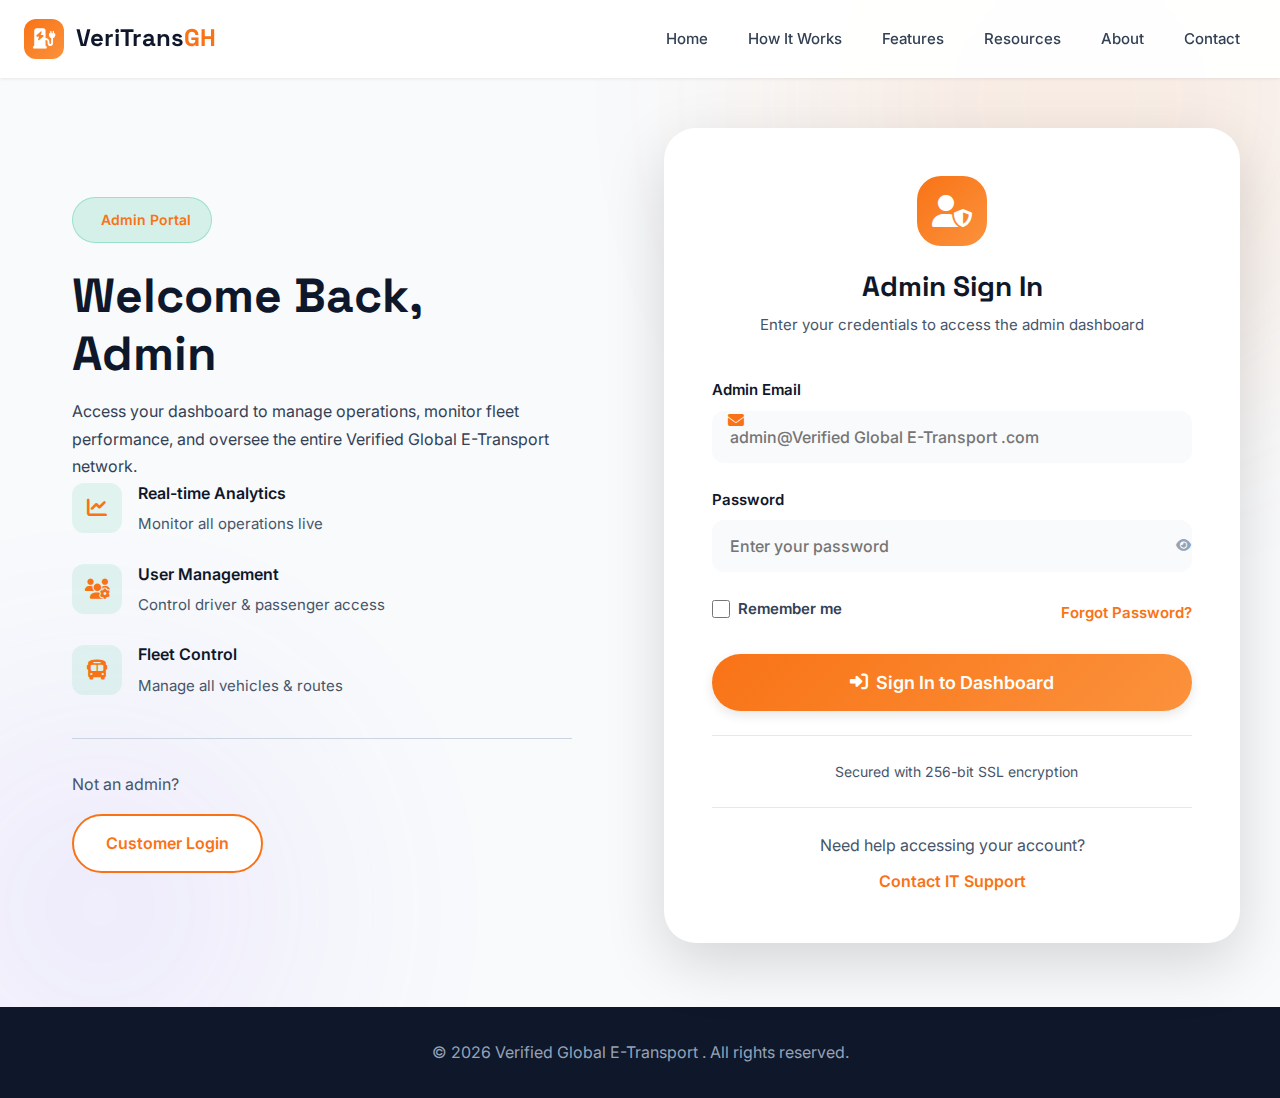
<file: admin-login.html>
<!DOCTYPE html>
<html lang="en">
<head>
    <meta charset="UTF-8">
    <meta name="viewport" content="width=device-width, initial-scale=1.0">
    <meta name="description" content="Verified Global E-Transport  Admin Portal - Secure login for system administrators">
    <title>Admin Login - Verified Global E-Transport </title>

    <!-- Fonts -->
    <link rel="preconnect" href="https://fonts.googleapis.com">
    <link rel="preconnect" href="https://fonts.gstatic.com" crossorigin>
    <link href="https://fonts.googleapis.com/css2?family=Inter:wght@300;400;500;600;700;800&family=Space+Grotesk:wght@400;500;600;700&display=swap" rel="stylesheet">

    <!-- Font Awesome -->
    <link rel="stylesheet" href="https://cdnjs.cloudflare.com/ajax/libs/font-awesome/6.5.1/css/all.min.css">

    <!-- Custom CSS -->
    <link rel="stylesheet" href="styles.css">
    <link rel="stylesheet" href="auth.css">
</head>
<body class="auth-page">

    <!-- Navigation -->
    <nav class="navbar" id="navbar">
        <div class="container">
            <div class="nav-wrapper">
                <a href="index.html" class="logo">
                    <div class="logo-icon">
                        <i class="fas fa-charging-station"></i>
                    </div>
                    <span class="logo-text">VeriTrans<span class="logo-accent">GH</span></span>
                </a>

                <div class="nav-menu" id="navMenu">
                    <a href="index.html" class="nav-link">Home</a>
                    <a href="index.html#how-it-works" class="nav-link">How It Works</a>
                    <a href="index.html#features" class="nav-link">Features</a>
                    <a href="resources.html" class="nav-link">Resources</a>
                    <a href="about.html" class="nav-link">About</a>
                    <a href="index.html#contact" class="nav-link">Contact</a>
                </div>

                <button class="mobile-toggle" id="mobileToggle" aria-label="Toggle menu">
                    <span></span>
                    <span></span>
                    <span></span>
                </button>
            </div>
        </div>
    </nav>

    <!-- Login Section -->
    <section class="auth-section">
        <div class="auth-background">
            <div class="auth-shape auth-shape-1"></div>
            <div class="auth-shape auth-shape-2"></div>
        </div>

        <div class="container">
            <div class="auth-container">
                <!-- Left Side - Info -->
                <div class="auth-info" data-aos="fade-right">
                    <div class="auth-info-content">
                        <div class="auth-badge">
                            <i class="fas fa-shield-check"></i>
                            <span>Admin Portal</span>
                        </div>
                        <h1>Welcome Back, Admin</h1>
                        <p>Access your dashboard to manage operations, monitor fleet performance, and oversee the entire Verified Global E-Transport  network.</p>

                        <div class="auth-features">
                            <div class="auth-feature">
                                <i class="fas fa-chart-line"></i>
                                <div>
                                    <strong>Real-time Analytics</strong>
                                    <span>Monitor all operations live</span>
                                </div>
                            </div>
                            <div class="auth-feature">
                                <i class="fas fa-users-cog"></i>
                                <div>
                                    <strong>User Management</strong>
                                    <span>Control driver & passenger access</span>
                                </div>
                            </div>
                            <div class="auth-feature">
                                <i class="fas fa-bus"></i>
                                <div>
                                    <strong>Fleet Control</strong>
                                    <span>Manage all vehicles & routes</span>
                                </div>
                            </div>
                        </div>

                        <div class="auth-switch">
                            <p>Not an admin?</p>
                            <a href="customer-login.html" class="btn-secondary">Customer Login</a>
                        </div>
                    </div>
                </div>

                <!-- Right Side - Login Form -->
                <div class="auth-form-wrapper" data-aos="fade-left">
                    <div class="auth-form-header">
                        <i class="fas fa-user-shield"></i>
                        <h2>Admin Sign In</h2>
                        <p>Enter your credentials to access the admin dashboard</p>
                    </div>

                    <form class="auth-form" id="adminLoginForm">
                        <div class="form-group">
                            <label for="adminEmail">
                                <i class="fas fa-envelope"></i>
                                Admin Email
                            </label>
                            <input 
                                type="email" 
                                id="adminEmail" 
                                name="email" 
                                placeholder="admin@Verified Global E-Transport .com"
                                required
                                autocomplete="email"
                            >
                        </div>

                        <div class="form-group">
                            <label for="adminPassword">
                                <i class="fas fa-lock"></i>
                                Password
                            </label>
                            <div class="password-input">
                                <input 
                                    type="password" 
                                    id="adminPassword" 
                                    name="password" 
                                    placeholder="Enter your password"
                                    required
                                    autocomplete="current-password"
                                >
                                <button type="button" class="toggle-password" aria-label="Toggle password visibility">
                                    <i class="fas fa-eye"></i>
                                </button>
                            </div>
                        </div>

                        <div class="form-options">
                            <label class="checkbox-label">
                                <input type="checkbox" name="remember">
                                <span>Remember me</span>
                            </label>
                            <a href="#" class="forgot-link">Forgot Password?</a>
                        </div>

                        <button type="submit" class="btn-primary btn-block btn-large">
                            <i class="fas fa-sign-in-alt"></i>
                            Sign In to Dashboard
                        </button>

                        <div class="auth-security">
                            <i class="fas fa-shield-check"></i>
                            <span>Secured with 256-bit SSL encryption</span>
                        </div>
                    </form>

                    <div class="auth-footer">
                        <p>Need help accessing your account?</p>
                        <a href="index.html#contact">Contact IT Support</a>
                    </div>
                </div>
            </div>
        </div>
    </section>

    <!-- Footer -->
    <footer class="footer-minimal">
        <div class="container">
            <p>&copy; 2026 Verified Global E-Transport . All rights reserved.</p>
        </div>
    </footer>

    <!-- Scripts -->
    <script src="https://unpkg.com/aos@2.3.1/dist/aos.js"></script>
    <script src="script.js"></script>
    <script src="auth.js"></script>
</body>
</html>
</file>
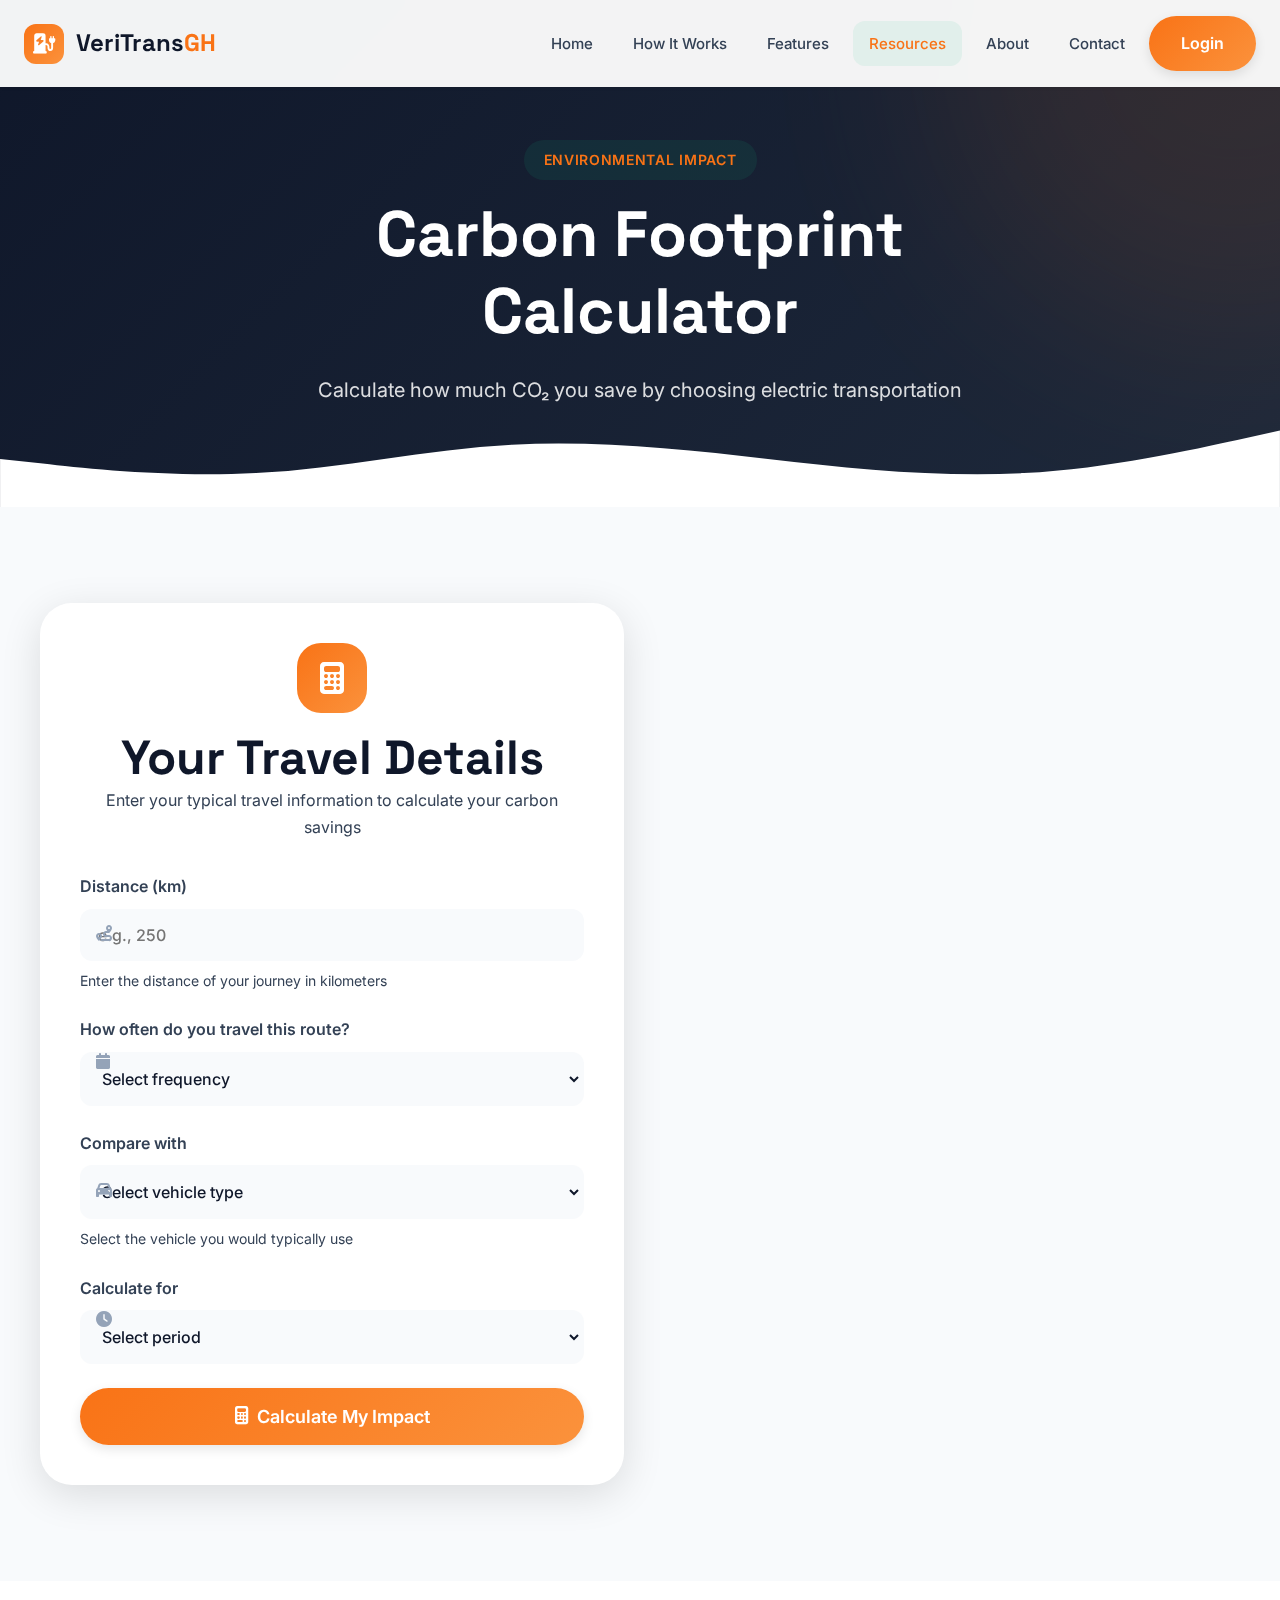
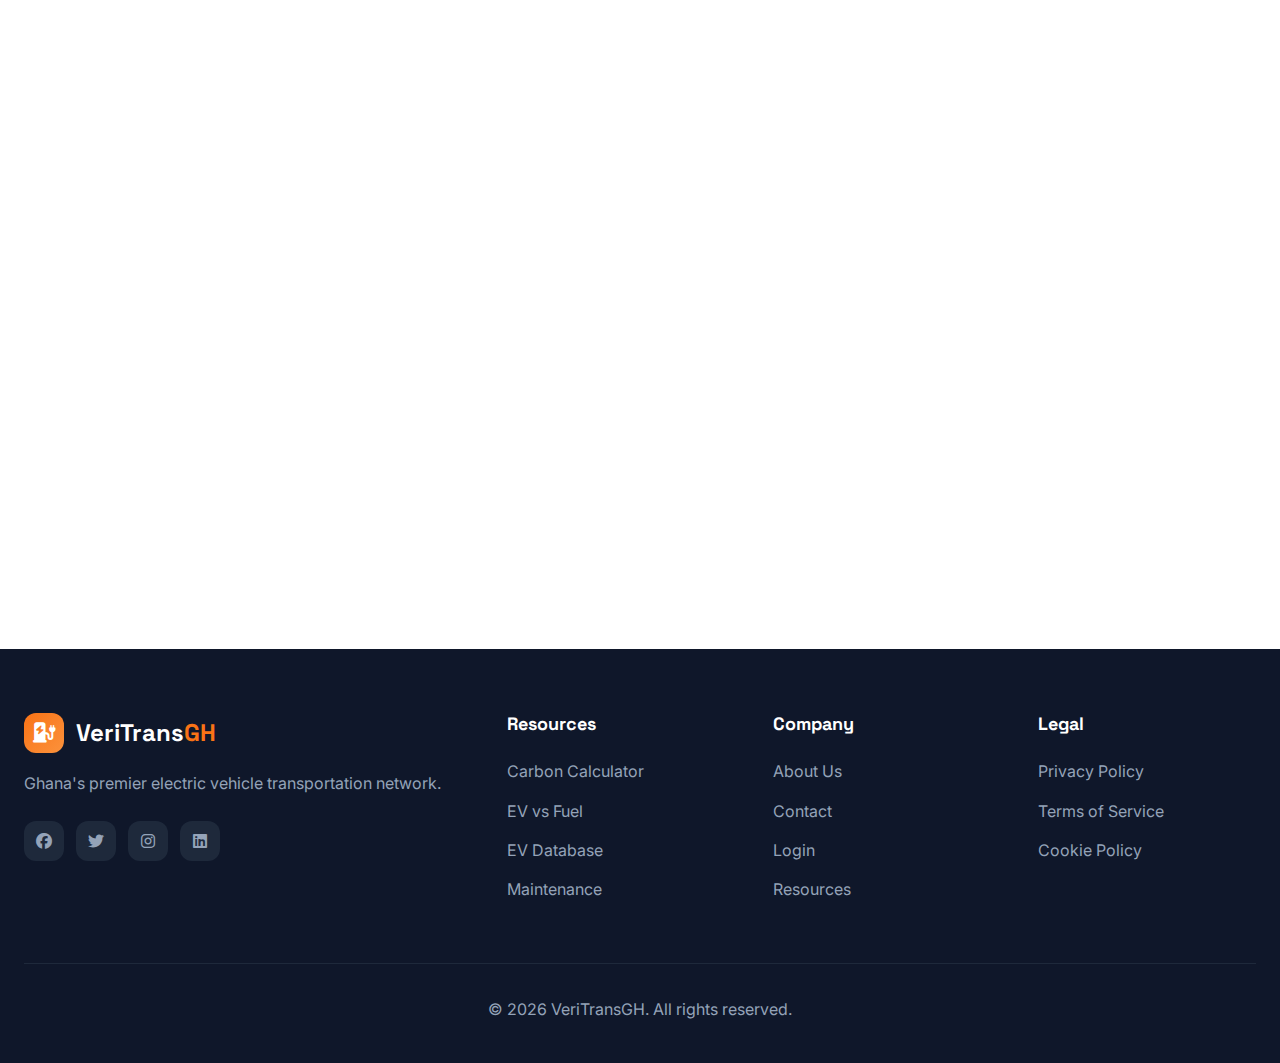
<file: carbon-calculator.html>
<!DOCTYPE html>
<html lang="en">
<head>
    <meta charset="UTF-8">
    <meta name="viewport" content="width=device-width, initial-scale=1.0">
    <meta name="description" content="Calculate your carbon footprint and see how much CO₂ you save by choosing electric transportation">
    <title>Carbon Footprint Calculator - VeriTransGH</title>

    <!-- Fonts -->
    <link rel="preconnect" href="https://fonts.googleapis.com">
    <link rel="preconnect" href="https://fonts.gstatic.com" crossorigin>
    <link href="https://fonts.googleapis.com/css2?family=Inter:wght@300;400;500;600;700;800&family=Space+Grotesk:wght@400;500;600;700&display=swap" rel="stylesheet">

    <!-- Font Awesome -->
    <link rel="stylesheet" href="https://cdnjs.cloudflare.com/ajax/libs/font-awesome/6.5.1/css/all.min.css">

    <!-- AOS Animation -->
    <link href="https://unpkg.com/aos@2.3.1/dist/aos.css" rel="stylesheet">

    <!-- Custom CSS -->
    <link rel="stylesheet" href="styles.css">
    <link rel="stylesheet" href="calculator.css">
</head>
<body>

    <!-- Navigation -->
    <nav class="navbar" id="navbar">
        <div class="container">
            <div class="nav-wrapper">
                <a href="index.html" class="logo">
                    <div class="logo-icon">
                        <i class="fas fa-charging-station"></i>
                    </div>
                    <span class="logo-text">VeriTrans<span class="logo-accent">GH</span></span>
                </a>

                <div class="nav-menu" id="navMenu">
                    <a href="index.html" class="nav-link">Home</a>
                    <a href="index.html#how-it-works" class="nav-link">How It Works</a>
                    <a href="index.html#features" class="nav-link">Features</a>
                    <a href="resources.html" class="nav-link active">Resources</a>
                    <a href="about.html" class="nav-link">About</a>
                    <a href="index.html#contact" class="nav-link">Contact</a>
                    <a href="customer-login.html" class="btn-primary">Login</a>
                </div>

                <button class="mobile-toggle" id="mobileToggle" aria-label="Toggle menu">
                    <span></span>
                    <span></span>
                    <span></span>
                </button>
            </div>
        </div>
    </nav>

    <!-- Page Header -->
    <section class="page-header">
        <div class="container">
            <div class="page-header-content" data-aos="fade-up">
                <span class="section-badge">Environmental Impact</span>
                <h1>Carbon Footprint Calculator</h1>
                <p>Calculate how much CO₂ you save by choosing electric transportation</p>
            </div>
        </div>
        <div class="hero-wave">
            <svg viewBox="0 0 1440 120" xmlns="http://www.w3.org/2000/svg">
                <path d="M0,64L48,69.3C96,75,192,85,288,80C384,75,480,53,576,48C672,43,768,53,864,64C960,75,1056,85,1152,80C1248,75,1344,53,1392,42.7L1440,32L1440,120L1392,120C1344,120,1248,120,1152,120C1056,120,960,120,864,120C768,120,672,120,576,120C480,120,384,120,288,120C192,120,96,120,48,120L0,120Z"></path>
            </svg>
        </div>
    </section>

    <!-- Calculator Section -->
    <section class="calculator-section">
        <div class="container">
            <div class="calculator-layout">
                <!-- Calculator Form -->
                <div class="calculator-card" data-aos="fade-right">
                    <div class="calculator-header">
                        <i class="fas fa-calculator"></i>
                        <h2>Your Travel Details</h2>
                        <p>Enter your typical travel information to calculate your carbon savings</p>
                    </div>

                    <form class="calculator-form" id="carbonCalculator">
                        <div class="form-group">
                            <label for="distance">
                                <i class="fas fa-route"></i>
                                Distance (km)
                            </label>
                            <input 
                                type="number" 
                                id="distance" 
                                placeholder="e.g., 250" 
                                min="1" 
                                max="10000"
                                required
                            >
                            <small>Enter the distance of your journey in kilometers</small>
                        </div>

                        <div class="form-group">
                            <label for="frequency">
                                <i class="fas fa-calendar"></i>
                                How often do you travel this route?
                            </label>
                            <select id="frequency" required>
                                <option value="">Select frequency</option>
                                <option value="1">Once (One-time trip)</option>
                                <option value="4">Weekly (Once a week)</option>
                                <option value="8">Twice a week</option>
                                <option value="20">Monthly (5 times/month)</option>
                                <option value="240">Daily (20 days/month)</option>
                            </select>
                        </div>

                        <div class="form-group">
                            <label for="vehicleType">
                                <i class="fas fa-car"></i>
                                Compare with
                            </label>
                            <select id="vehicleType" required>
                                <option value="">Select vehicle type</option>
                                <option value="0.12">Diesel Bus (Standard)</option>
                                <option value="0.15">Petrol Bus</option>
                                <option value="0.18">Private Car (Solo)</option>
                                <option value="0.09">Shared Taxi</option>
                            </select>
                            <small>Select the vehicle you would typically use</small>
                        </div>

                        <div class="form-group">
                            <label for="timeframe">
                                <i class="fas fa-clock"></i>
                                Calculate for
                            </label>
                            <select id="timeframe" required>
                                <option value="">Select period</option>
                                <option value="1">1 Month</option>
                                <option value="3">3 Months</option>
                                <option value="6">6 Months</option>
                                <option value="12">1 Year</option>
                                <option value="60">5 Years</option>
                            </select>
                        </div>

                        <button type="submit" class="btn-primary btn-block btn-large">
                            <i class="fas fa-calculator"></i>
                            Calculate My Impact
                        </button>
                    </form>
                </div>

                <!-- Results Card -->
                <div class="results-card" data-aos="fade-left" id="resultsCard" style="display: none;">
                    <div class="results-header">
                        <i class="fas fa-leaf"></i>
                        <h2>Your Environmental Impact</h2>
                    </div>

                    <div class="results-content">
                        <div class="result-main">
                            <div class="result-icon">
                                <i class="fas fa-cloud"></i>
                            </div>
                            <div class="result-value">
                                <span class="result-number" id="co2Saved">0</span>
                                <span class="result-unit">kg CO₂</span>
                            </div>
                            <div class="result-label">Carbon Emissions Saved</div>
                        </div>

                        <div class="results-comparison">
                            <h3>That's equivalent to:</h3>
                            <div class="comparison-grid">
                                <div class="comparison-item">
                                    <i class="fas fa-tree"></i>
                                    <strong id="treeEquiv">0</strong>
                                    <span>Trees planted</span>
                                </div>
                                <div class="comparison-item">
                                    <i class="fas fa-gas-pump"></i>
                                    <strong id="fuelSaved">0</strong>
                                    <span>Liters of fuel saved</span>
                                </div>
                                <div class="comparison-item">
                                    <i class="fas fa-home"></i>
                                    <strong id="homeEquiv">0</strong>
                                    <span>Days of home energy</span>
                                </div>
                                <div class="comparison-item">
                                    <i class="fas fa-lightbulb"></i>
                                    <strong id="lightbulbEquiv">0</strong>
                                    <span>LED bulbs for a year</span>
                                </div>
                            </div>
                        </div>

                        <div class="results-chart">
                            <h3>Monthly CO₂ Comparison</h3>
                            <div class="chart-bars">
                                <div class="chart-bar">
                                    <div class="bar-fill traditional" id="traditionalBar">
                                        <span class="bar-value" id="traditionalValue">0 kg</span>
                                    </div>
                                    <div class="bar-label">Traditional Vehicle</div>
                                </div>
                                <div class="chart-bar">
                                    <div class="bar-fill electric">
                                        <span class="bar-value">0 kg</span>
                                    </div>
                                    <div class="bar-label">VeriTransGH Electric</div>
                                </div>
                            </div>
                        </div>

                        <div class="results-actions">
                            <button type="button" class="btn-primary" onclick="window.location.href='customer-login.html'">
                                <i class="fas fa-ticket"></i>
                                Book Green Ride Now
                            </button>
                            <button type="button" class="btn-secondary" onclick="resetCalculator()">
                                <i class="fas fa-redo"></i>
                                Calculate Again
                            </button>
                        </div>
                    </div>
                </div>
            </div>
        </div>
    </section>

    <!-- Info Section -->
    <section class="info-section">
        <div class="container">
            <div class="section-header" data-aos="fade-up">
                <span class="section-badge">Understanding the Impact</span>
                <h2>Why Every Journey Matters</h2>
            </div>

            <div class="info-grid">
                <div class="info-card" data-aos="fade-up" data-aos-delay="100">
                    <i class="fas fa-smog"></i>
                    <h3>Transportation Emissions</h3>
                    <p>Transportation accounts for 24% of global CO₂ emissions. In Ghana, diesel and petrol buses are major contributors to urban air pollution.</p>
                </div>

                <div class="info-card" data-aos="fade-up" data-aos-delay="200">
                    <i class="fas fa-bolt"></i>
                    <h3>Electric Advantage</h3>
                    <p>Electric buses produce zero direct emissions and are 3x more energy-efficient than traditional vehicles, even when accounting for electricity generation.</p>
                </div>

                <div class="info-card" data-aos="fade-up" data-aos-delay="300">
                    <i class="fas fa-users"></i>
                    <h3>Collective Impact</h3>
                    <p>With 50,000+ passengers, VeriTransGH has prevented over 2,400 tons of CO₂ emissions, equivalent to planting 110,000 trees.</p>
                </div>
            </div>
        </div>
    </section>

    <!-- Footer -->
    <footer class="footer">
        <div class="container">
            <div class="footer-content">
                <div class="footer-col">
                    <a href="index.html" class="footer-logo">
                        <div class="logo-icon">
                            <i class="fas fa-charging-station"></i>
                        </div>
                        <span class="logo-text">VeriTrans<span class="logo-accent">GH</span></span>
                    </a>
                    <p>Ghana's premier electric vehicle transportation network.</p>
                    <div class="footer-social">
                        <a href="#"><i class="fab fa-facebook"></i></a>
                        <a href="#"><i class="fab fa-twitter"></i></a>
                        <a href="#"><i class="fab fa-instagram"></i></a>
                        <a href="#"><i class="fab fa-linkedin"></i></a>
                    </div>
                </div>

                <div class="footer-col">
                    <h4>Resources</h4>
                    <ul>
                        <li><a href="carbon-calculator.html">Carbon Calculator</a></li>
                        <li><a href="ev-vs-fuel.html">EV vs Fuel</a></li>
                        <li><a href="ev-database.html">EV Database</a></li>
                        <li><a href="ev-maintenance.html">Maintenance</a></li>
                    </ul>
                </div>

                <div class="footer-col">
                    <h4>Company</h4>
                    <ul>
                        <li><a href="about.html">About Us</a></li>
                        <li><a href="index.html#contact">Contact</a></li>
                        <li><a href="customer-login.html">Login</a></li>
                        <li><a href="resources.html">Resources</a></li>
                    </ul>
                </div>

                <div class="footer-col">
                    <h4>Legal</h4>
                    <ul>
                        <li><a href="#">Privacy Policy</a></li>
                        <li><a href="#">Terms of Service</a></li>
                        <li><a href="#">Cookie Policy</a></li>
                    </ul>
                </div>
            </div>

            <div class="footer-bottom">
                <p>&copy; 2026 VeriTransGH. All rights reserved.</p>
            </div>
        </div>
    </footer>

    <!-- Back to Top -->
    <button class="back-to-top" id="backToTop">
        <i class="fas fa-arrow-up"></i>
    </button>

    <!-- Scripts -->
    <script src="https://unpkg.com/aos@2.3.1/dist/aos.js"></script>
    <script src="script.js"></script>
    <script src="calculator.js"></script>
</body>
</html>
</file>
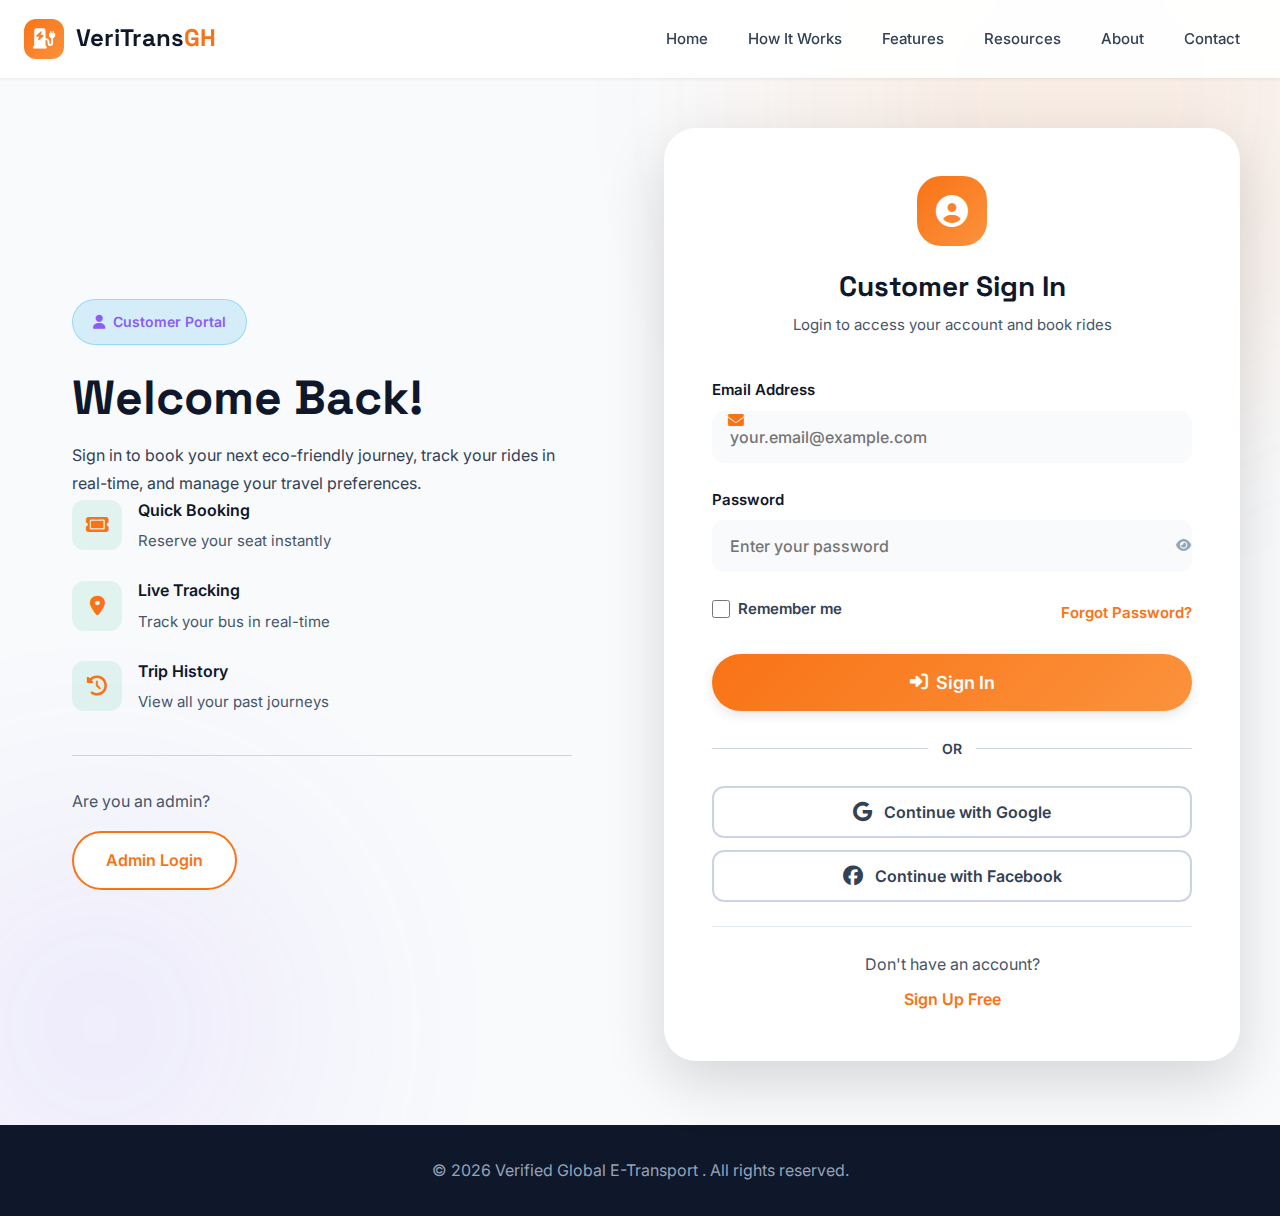
<file: customer-login.html>
<!DOCTYPE html>
<html lang="en">
<head>
    <meta charset="UTF-8">
    <meta name="viewport" content="width=device-width, initial-scale=1.0">
    <meta name="description" content="Verified Global E-Transport  Customer Portal - Login to book rides and manage your account">
    <title>Customer Login - Verified Global E-Transport </title>

    <!-- Fonts -->
    <link rel="preconnect" href="https://fonts.googleapis.com">
    <link rel="preconnect" href="https://fonts.gstatic.com" crossorigin>
    <link href="https://fonts.googleapis.com/css2?family=Inter:wght@300;400;500;600;700;800&family=Space+Grotesk:wght@400;500;600;700&display=swap" rel="stylesheet">

    <!-- Font Awesome -->
    <link rel="stylesheet" href="https://cdnjs.cloudflare.com/ajax/libs/font-awesome/6.5.1/css/all.min.css">

    <!-- Custom CSS -->
    <link rel="stylesheet" href="styles.css">
    <link rel="stylesheet" href="auth.css">
</head>
<body class="auth-page">

    <!-- Navigation -->
    <nav class="navbar" id="navbar">
        <div class="container">
            <div class="nav-wrapper">
                <a href="index.html" class="logo">
                    <div class="logo-icon">
                        <i class="fas fa-charging-station"></i>
                    </div>
                    <span class="logo-text">VeriTrans<span class="logo-accent">GH</span></span>
                </a>

                <div class="nav-menu" id="navMenu">
                    <a href="index.html" class="nav-link">Home</a>
                    <a href="index.html#how-it-works" class="nav-link">How It Works</a>
                    <a href="index.html#features" class="nav-link">Features</a>
                    <a href="resources.html" class="nav-link">Resources</a>
                    <a href="about.html" class="nav-link">About</a>
                    <a href="index.html#contact" class="nav-link">Contact</a>
                </div>

                <button class="mobile-toggle" id="mobileToggle" aria-label="Toggle menu">
                    <span></span>
                    <span></span>
                    <span></span>
                </button>
            </div>
        </div>
    </nav>

    <!-- Login Section -->
    <section class="auth-section">
        <div class="auth-background">
            <div class="auth-shape auth-shape-1"></div>
            <div class="auth-shape auth-shape-2"></div>
        </div>

        <div class="container">
            <div class="auth-container">
                <!-- Left Side - Info -->
                <div class="auth-info" data-aos="fade-right">
                    <div class="auth-info-content">
                        <div class="auth-badge customer">
                            <i class="fas fa-user"></i>
                            <span>Customer Portal</span>
                        </div>
                        <h1>Welcome Back!</h1>
                        <p>Sign in to book your next eco-friendly journey, track your rides in real-time, and manage your travel preferences.</p>

                        <div class="auth-features">
                            <div class="auth-feature">
                                <i class="fas fa-ticket"></i>
                                <div>
                                    <strong>Quick Booking</strong>
                                    <span>Reserve your seat instantly</span>
                                </div>
                            </div>
                            <div class="auth-feature">
                                <i class="fas fa-map-marker-alt"></i>
                                <div>
                                    <strong>Live Tracking</strong>
                                    <span>Track your bus in real-time</span>
                                </div>
                            </div>
                            <div class="auth-feature">
                                <i class="fas fa-history"></i>
                                <div>
                                    <strong>Trip History</strong>
                                    <span>View all your past journeys</span>
                                </div>
                            </div>
                        </div>

                        <div class="auth-switch">
                            <p>Are you an admin?</p>
                            <a href="admin-login.html" class="btn-secondary">Admin Login</a>
                        </div>
                    </div>
                </div>

                <!-- Right Side - Login Form -->
                <div class="auth-form-wrapper" data-aos="fade-left">
                    <div class="auth-form-header">
                        <i class="fas fa-user-circle"></i>
                        <h2>Customer Sign In</h2>
                        <p>Login to access your account and book rides</p>
                    </div>

                    <form class="auth-form" id="customerLoginForm">
                        <div class="form-group">
                            <label for="customerEmail">
                                <i class="fas fa-envelope"></i>
                                Email Address
                            </label>
                            <input 
                                type="email" 
                                id="customerEmail" 
                                name="email" 
                                placeholder="your.email@example.com"
                                required
                                autocomplete="email"
                            >
                        </div>

                        <div class="form-group">
                            <label for="customerPassword">
                                <i class="fas fa-lock"></i>
                                Password
                            </label>
                            <div class="password-input">
                                <input 
                                    type="password" 
                                    id="customerPassword" 
                                    name="password" 
                                    placeholder="Enter your password"
                                    required
                                    autocomplete="current-password"
                                >
                                <button type="button" class="toggle-password" aria-label="Toggle password visibility">
                                    <i class="fas fa-eye"></i>
                                </button>
                            </div>
                        </div>

                        <div class="form-options">
                            <label class="checkbox-label">
                                <input type="checkbox" name="remember">
                                <span>Remember me</span>
                            </label>
                            <a href="#" class="forgot-link">Forgot Password?</a>
                        </div>

                        <button type="submit" class="btn-primary btn-block btn-large">
                            <i class="fas fa-sign-in-alt"></i>
                            Sign In
                        </button>

                        <div class="auth-divider">
                            <span>OR</span>
                        </div>

                        <button type="button" class="btn-social btn-google">
                            <i class="fab fa-google"></i>
                            Continue with Google
                        </button>

                        <button type="button" class="btn-social btn-facebook">
                            <i class="fab fa-facebook"></i>
                            Continue with Facebook
                        </button>
                    </form>

                    <div class="auth-footer">
                        <p>Don't have an account?</p>
                        <a href="#" class="signup-link">Sign Up Free</a>
                    </div>
                </div>
            </div>
        </div>
    </section>

    <!-- Footer -->
    <footer class="footer-minimal">
        <div class="container">
            <p>&copy; 2026 Verified Global E-Transport . All rights reserved.</p>
        </div>
    </footer>

    <!-- Scripts -->
    <script src="https://unpkg.com/aos@2.3.1/dist/aos.js"></script>
    <script src="script.js"></script>
    <script src="auth.js"></script>
</body>
</html>
</file>
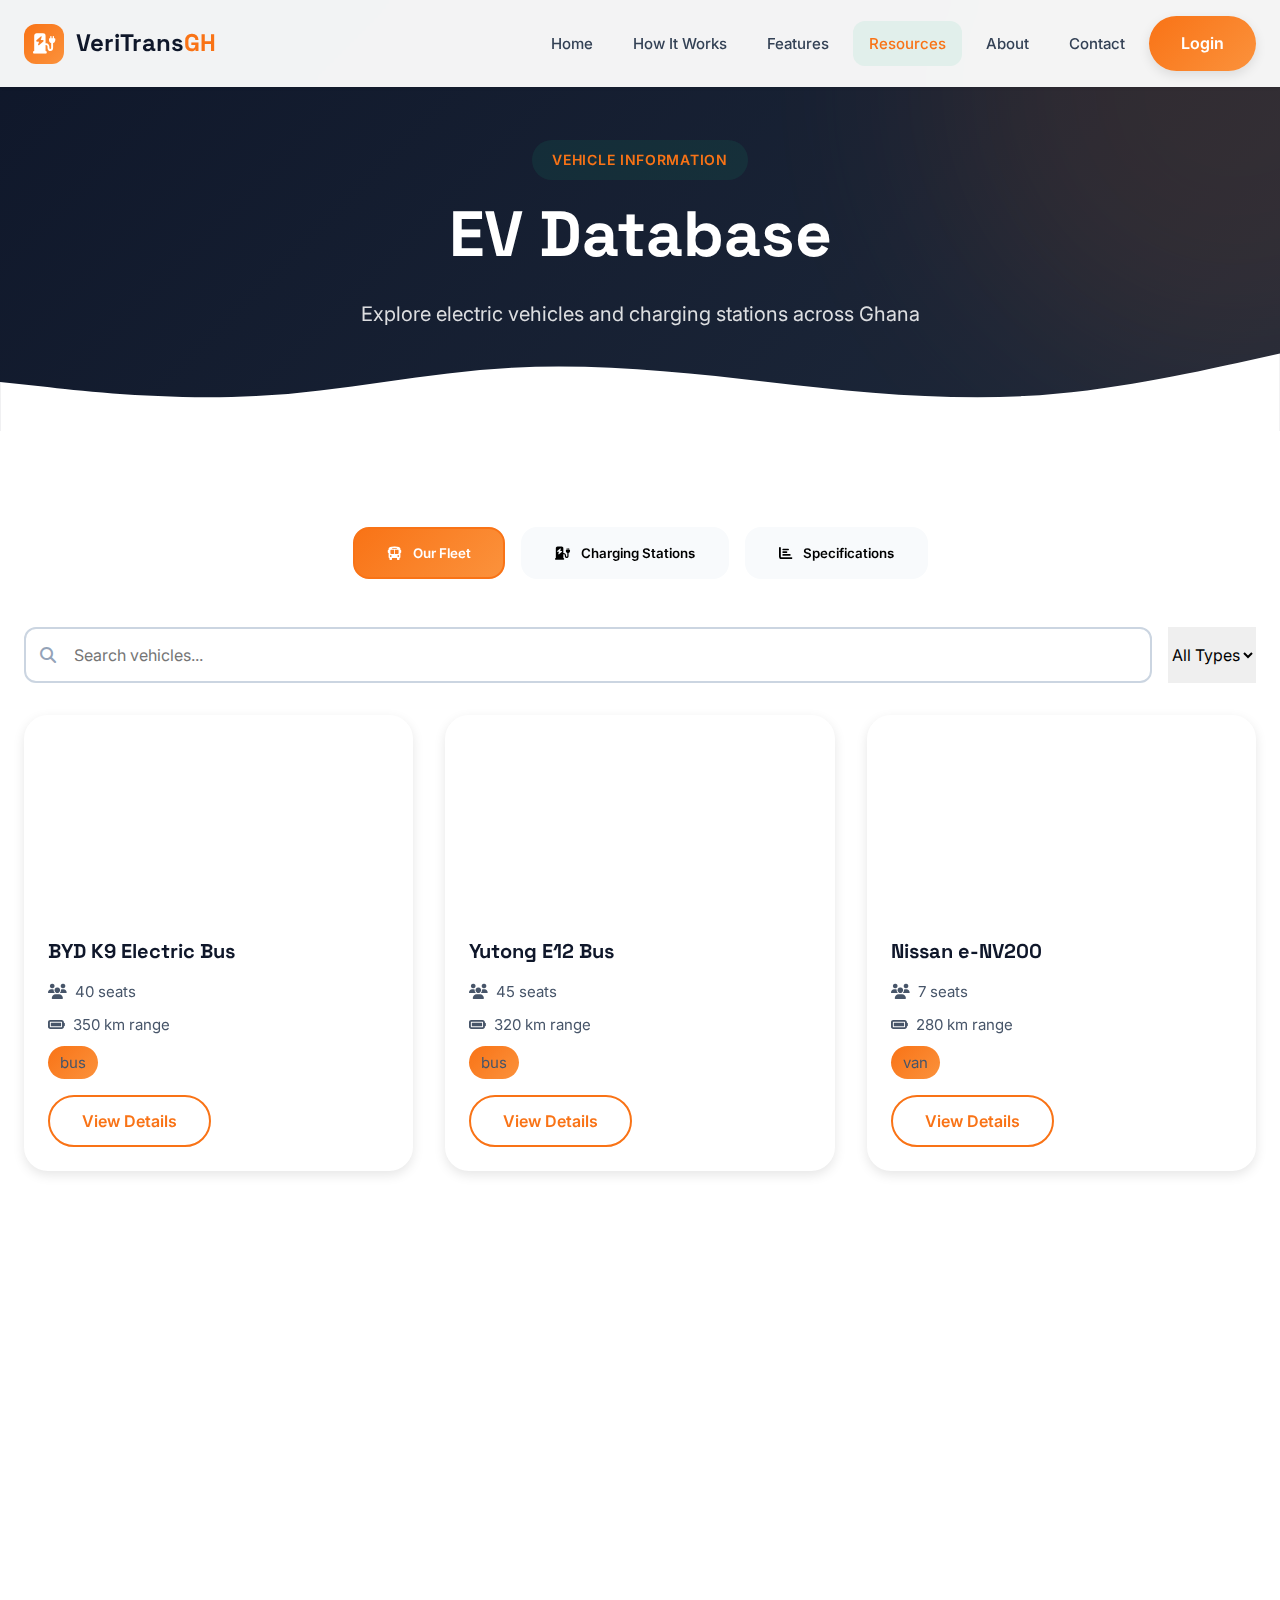
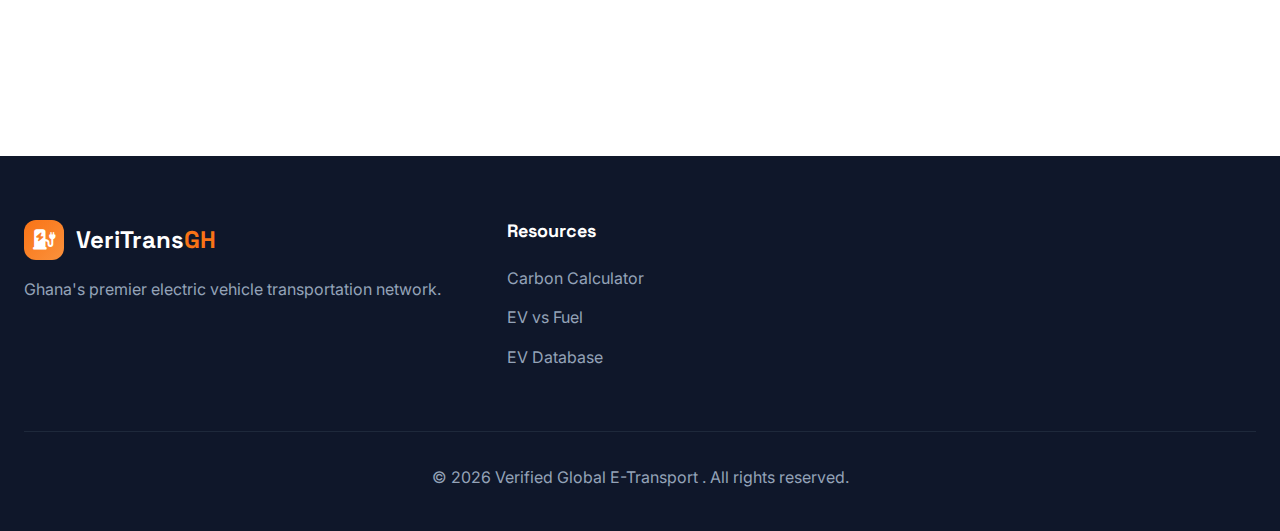
<file: ev-database.html>
<!DOCTYPE html>
<html lang="en">
<head>
    <meta charset="UTF-8">
    <meta name="viewport" content="width=device-width, initial-scale=1.0">
    <meta name="description" content="Browse our comprehensive database of electric vehicles and charging stations in Ghana">
    <title>EV Database - Verified Global E-Transport </title>

    <link rel="preconnect" href="https://fonts.googleapis.com">
    <link rel="preconnect" href="https://fonts.gstatic.com" crossorigin>
    <link href="https://fonts.googleapis.com/css2?family=Inter:wght@300;400;500;600;700;800&family=Space+Grotesk:wght@400;500;600;700&display=swap" rel="stylesheet">
    <link rel="stylesheet" href="https://cdnjs.cloudflare.com/ajax/libs/font-awesome/6.5.1/css/all.min.css">
    <link href="https://unpkg.com/aos@2.3.1/dist/aos.css" rel="stylesheet">
    <link rel="stylesheet" href="styles.css">
    <link rel="stylesheet" href="database.css">
</head>
<body>
    <nav class="navbar" id="navbar">
        <div class="container">
            <div class="nav-wrapper">
                <a href="index.html" class="logo">
                    <div class="logo-icon"><i class="fas fa-charging-station"></i></div>
                    <span class="logo-text">VeriTrans<span class="logo-accent">GH</span></span>
                </a>
                <div class="nav-menu" id="navMenu">
                    <a href="index.html" class="nav-link">Home</a>
                    <a href="index.html#how-it-works" class="nav-link">How It Works</a>
                    <a href="index.html#features" class="nav-link">Features</a>
                    <a href="resources.html" class="nav-link active">Resources</a>
                    <a href="about.html" class="nav-link">About</a>
                    <a href="index.html#contact" class="nav-link">Contact</a>
                    <a href="customer-login.html" class="btn-primary">Login</a>
                </div>
                <button class="mobile-toggle" id="mobileToggle" aria-label="Toggle menu">
                    <span></span><span></span><span></span>
                </button>
            </div>
        </div>
    </nav>

    <section class="page-header">
        <div class="container">
            <div class="page-header-content" data-aos="fade-up">
                <span class="section-badge">Vehicle Information</span>
                <h1>EV Database</h1>
                <p>Explore electric vehicles and charging stations across Ghana</p>
            </div>
        </div>
        <div class="hero-wave">
            <svg viewBox="0 0 1440 120" xmlns="http://www.w3.org/2000/svg">
                <path d="M0,64L48,69.3C96,75,192,85,288,80C384,75,480,53,576,48C672,43,768,53,864,64C960,75,1056,85,1152,80C1248,75,1344,53,1392,42.7L1440,32L1440,120L1392,120C1344,120,1248,120,1152,120C1056,120,960,120,864,120C768,120,672,120,576,120C480,120,384,120,288,120C192,120,96,120,48,120L0,120Z"></path>
            </svg>
        </div>
    </section>

    <section class="database-section">
        <div class="container">
            <div class="database-tabs" data-aos="fade-up">
                <button class="tab-btn active" data-tab="vehicles">
                    <i class="fas fa-bus"></i> Our Fleet
                </button>
                <button class="tab-btn" data-tab="charging">
                    <i class="fas fa-charging-station"></i> Charging Stations
                </button>
                <button class="tab-btn" data-tab="specs">
                    <i class="fas fa-chart-bar"></i> Specifications
                </button>
            </div>

            <div class="tab-content active" id="vehicles">
                <div class="search-filter" data-aos="fade-up">
                    <div class="search-box">
                        <i class="fas fa-search"></i>
                        <input type="text" id="searchVehicles" placeholder="Search vehicles...">
                    </div>
                    <select id="filterType">
                        <option value="all">All Types</option>
                        <option value="bus">Buses</option>
                        <option value="van">Vans</option>
                        <option value="sedan">Sedans</option>
                    </select>
                </div>

                <div class="vehicles-grid" id="vehiclesGrid">
                    <!-- Vehicle Cards will be inserted here -->
                </div>
            </div>

            <div class="tab-content" id="charging">
                <div class="charging-stats" data-aos="fade-up">
                    <div class="stat-box">
                        <i class="fas fa-charging-station"></i>
                        <strong>45</strong>
                        <span>Total Stations</span>
                    </div>
                    <div class="stat-box">
                        <i class="fas fa-map-marked-alt"></i>
                        <strong>15</strong>
                        <span>Cities Covered</span>
                    </div>
                    <div class="stat-box">
                        <i class="fas fa-bolt"></i>
                        <strong>180</strong>
                        <span>Charging Points</span>
                    </div>
                </div>

                <div class="stations-list" data-aos="fade-up">
                    <div class="station-card">
                        <div class="station-header">
                            <h3><i class="fas fa-map-marker-alt"></i> Accra Central Station</h3>
                            <span class="badge-available">Available</span>
                        </div>
                        <p>Ring Road Central, Accra</p>
                        <div class="station-info">
                            <span><i class="fas fa-plug"></i> 12 Chargers</span>
                            <span><i class="fas fa-clock"></i> 24/7</span>
                            <span><i class="fas fa-bolt"></i> Fast Charging</span>
                        </div>
                    </div>

                    <div class="station-card">
                        <div class="station-header">
                            <h3><i class="fas fa-map-marker-alt"></i> Kumasi Tech Hub</h3>
                            <span class="badge-available">Available</span>
                        </div>
                        <p>Ahodwo, Kumasi</p>
                        <div class="station-info">
                            <span><i class="fas fa-plug"></i> 8 Chargers</span>
                            <span><i class="fas fa-clock"></i> 6AM - 10PM</span>
                            <span><i class="fas fa-bolt"></i> Fast Charging</span>
                        </div>
                    </div>

                    <div class="station-card">
                        <div class="station-header">
                            <h3><i class="fas fa-map-marker-alt"></i> Takoradi Harbor</h3>
                            <span class="badge-busy">Busy</span>
                        </div>
                        <p>Market Circle, Takoradi</p>
                        <div class="station-info">
                            <span><i class="fas fa-plug"></i> 6 Chargers</span>
                            <span><i class="fas fa-clock"></i> 24/7</span>
                            <span><i class="fas fa-bolt"></i> Standard Charging</span>
                        </div>
                    </div>
                </div>
            </div>

            <div class="tab-content" id="specs">
                <div class="specs-comparison" data-aos="fade-up">
                    <h2>Technical Specifications</h2>
                    <div class="comparison-table">
                        <table>
                            <thead>
                                <tr>
                                    <th>Specification</th>
                                    <th>Electric Bus</th>
                                    <th>Diesel Bus</th>
                                    <th>Advantage</th>
                                </tr>
                            </thead>
                            <tbody>
                                <tr>
                                    <td>Energy Cost/100km</td>
                                    <td><strong>GHS 24</strong></td>
                                    <td>GHS 155</td>
                                    <td class="advantage"><i class="fas fa-check-circle"></i> 84% cheaper</td>
                                </tr>
                                <tr>
                                    <td>Maintenance Cost/Year</td>
                                    <td><strong>GHS 3,500</strong></td>
                                    <td>GHS 12,000</td>
                                    <td class="advantage"><i class="fas fa-check-circle"></i> 71% cheaper</td>
                                </tr>
                                <tr>
                                    <td>CO₂ Emissions</td>
                                    <td><strong>0 g/km</strong></td>
                                    <td>850 g/km</td>
                                    <td class="advantage"><i class="fas fa-check-circle"></i> Zero emissions</td>
                                </tr>
                                <tr>
                                    <td>Noise Level</td>
                                    <td><strong>65 dB</strong></td>
                                    <td>85 dB</td>
                                    <td class="advantage"><i class="fas fa-check-circle"></i> 24% quieter</td>
                                </tr>
                                <tr>
                                    <td>Acceleration 0-60km/h</td>
                                    <td><strong>8 seconds</strong></td>
                                    <td>15 seconds</td>
                                    <td class="advantage"><i class="fas fa-check-circle"></i> 47% faster</td>
                                </tr>
                                <tr>
                                    <td>Range</td>
                                    <td><strong>350 km</strong></td>
                                    <td>450 km</td>
                                    <td>Diesel advantage</td>
                                </tr>
                                <tr>
                                    <td>Refuel/Recharge Time</td>
                                    <td><strong>2-4 hours</strong></td>
                                    <td>10 minutes</td>
                                    <td>Diesel advantage</td>
                                </tr>
                            </tbody>
                        </table>
                    </div>
                </div>
            </div>
        </div>
    </section>

    <footer class="footer">
        <div class="container">
            <div class="footer-content">
                <div class="footer-col">
                    <a href="index.html" class="footer-logo">
                        <div class="logo-icon"><i class="fas fa-charging-station"></i></div>
                        <span class="logo-text">VeriTrans<span class="logo-accent">GH</span></span>
                    </a>
                    <p>Ghana's premier electric vehicle transportation network.</p>
                </div>
                <div class="footer-col">
                    <h4>Resources</h4>
                    <ul>
                        <li><a href="carbon-calculator.html">Carbon Calculator</a></li>
                        <li><a href="ev-vs-fuel.html">EV vs Fuel</a></li>
                        <li><a href="ev-database.html">EV Database</a></li>
                    </ul>
                </div>
            </div>
            <div class="footer-bottom">
                <p>&copy; 2026 Verified Global E-Transport . All rights reserved.</p>
            </div>
        </div>
    </footer>

    <button class="back-to-top" id="backToTop"><i class="fas fa-arrow-up"></i></button>

    <script src="https://unpkg.com/aos@2.3.1/dist/aos.js"></script>
    <script src="script.js"></script>
    <script src="database.js"></script>
</body>
</html>
</file>
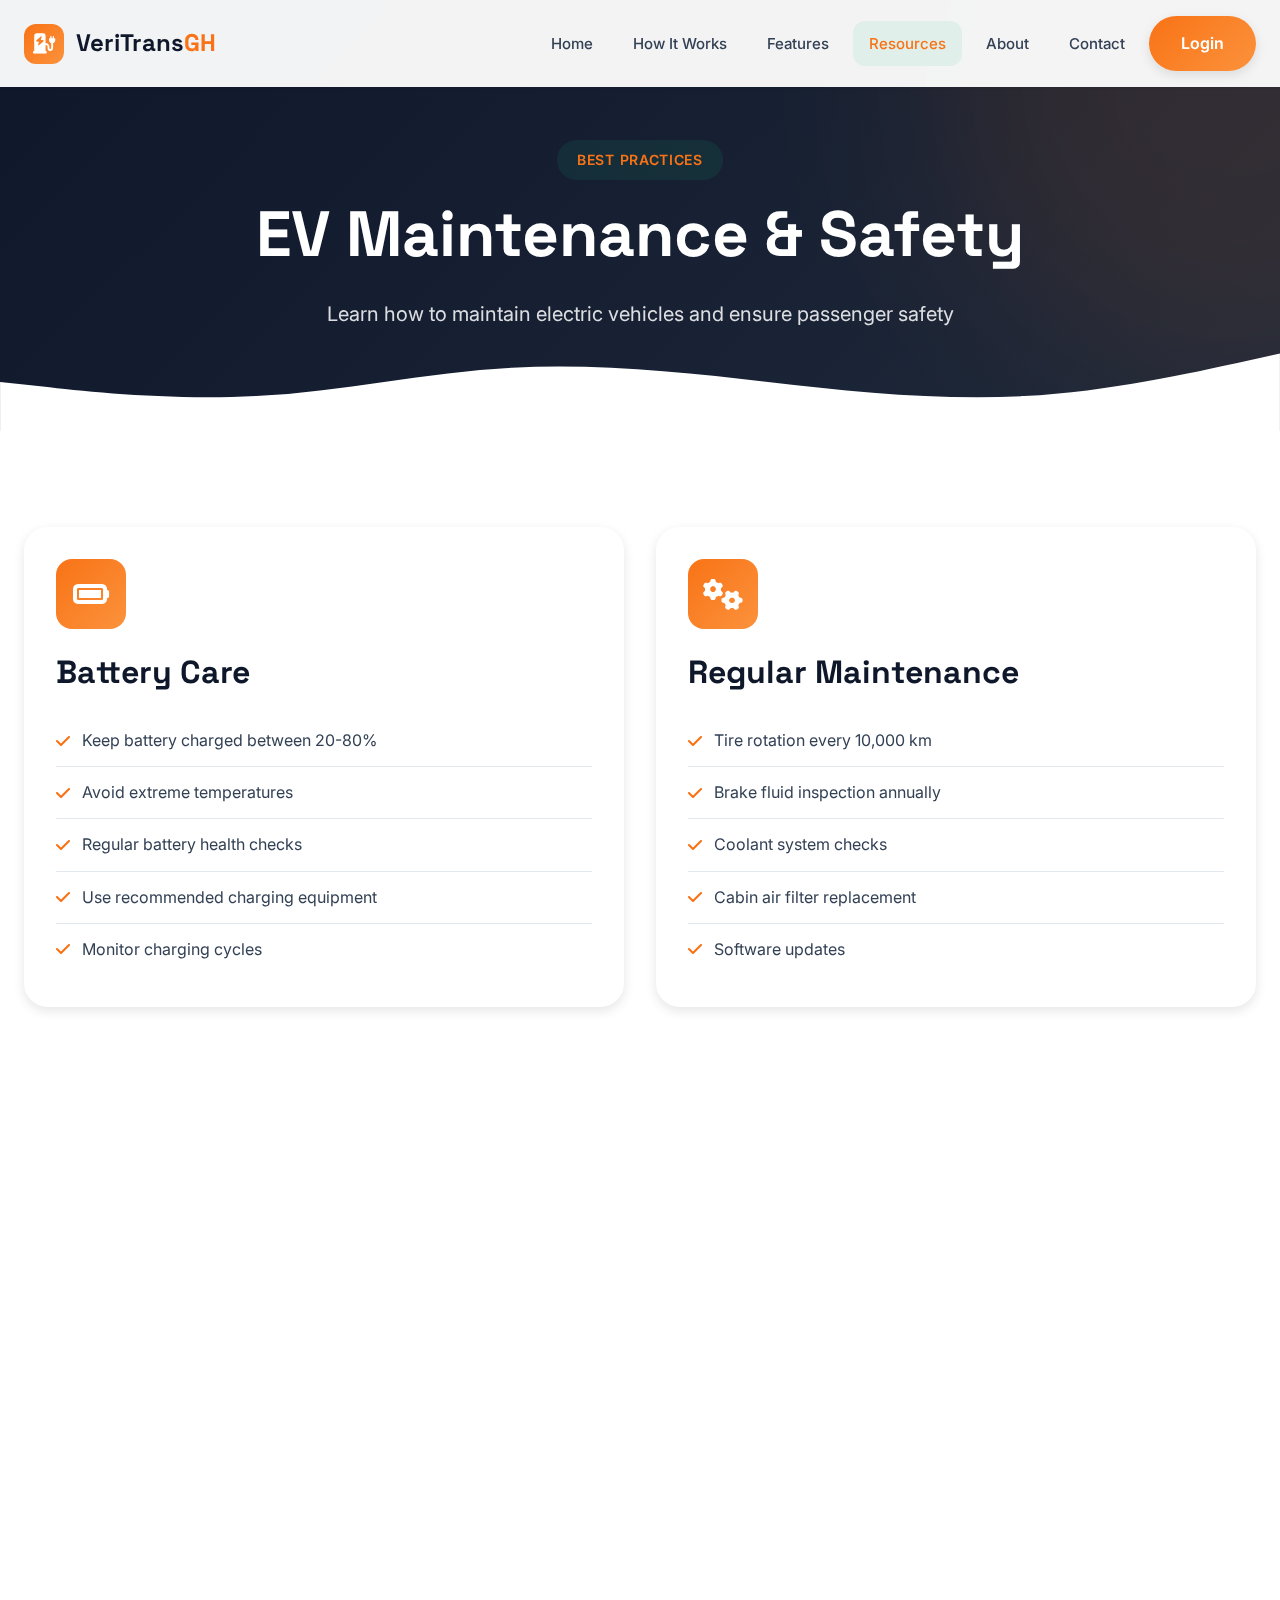
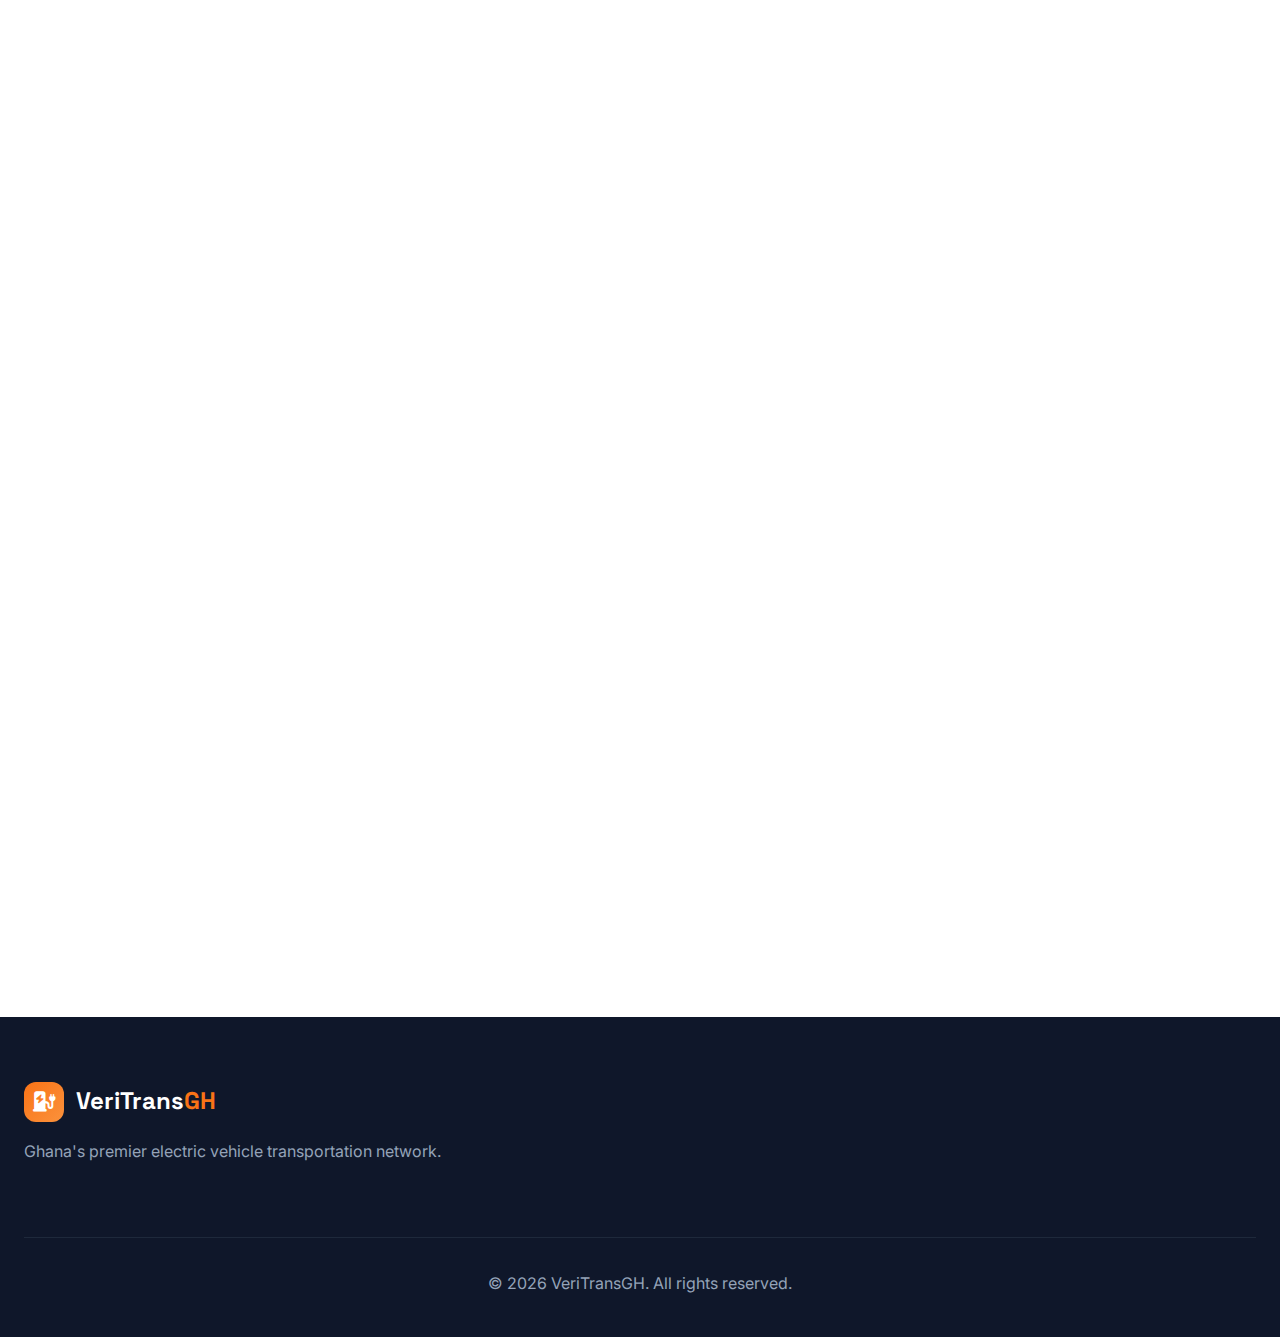
<file: ev-maintenance.html>
<!DOCTYPE html>
<html lang="en">
<head>
    <meta charset="UTF-8">
    <meta name="viewport" content="width=device-width, initial-scale=1.0">
    <title>EV Maintenance & Safety - VeriTransGH</title>
    <link rel="preconnect" href="https://fonts.googleapis.com">
    <link rel="preconnect" href="https://fonts.gstatic.com" crossorigin>
    <link href="https://fonts.googleapis.com/css2?family=Inter:wght@300;400;500;600;700;800&family=Space+Grotesk:wght@400;500;600;700&display=swap" rel="stylesheet">
    <link rel="stylesheet" href="https://cdnjs.cloudflare.com/ajax/libs/font-awesome/6.5.1/css/all.min.css">
    <link href="https://unpkg.com/aos@2.3.1/dist/aos.css" rel="stylesheet">
    <link rel="stylesheet" href="styles.css">
    <link rel="stylesheet" href="database.css">
</head>
<body>
    <nav class="navbar" id="navbar">
        <div class="container">
            <div class="nav-wrapper">
                <a href="index.html" class="logo">
                    <div class="logo-icon"><i class="fas fa-charging-station"></i></div>
                    <span class="logo-text">VeriTrans<span class="logo-accent">GH</span></span>
                </a>
                <div class="nav-menu" id="navMenu">
                    <a href="index.html" class="nav-link">Home</a>
                    <a href="index.html#how-it-works" class="nav-link">How It Works</a>
                    <a href="index.html#features" class="nav-link">Features</a>
                    <a href="resources.html" class="nav-link active">Resources</a>
                    <a href="about.html" class="nav-link">About</a>
                    <a href="index.html#contact" class="nav-link">Contact</a>
                    <a href="customer-login.html" class="btn-primary">Login</a>
                </div>
                <button class="mobile-toggle" id="mobileToggle">
                    <span></span><span></span><span></span>
                </button>
            </div>
        </div>
    </nav>

    <section class="page-header">
        <div class="container">
            <div class="page-header-content" data-aos="fade-up">
                <span class="section-badge">Best Practices</span>
                <h1>EV Maintenance & Safety</h1>
                <p>Learn how to maintain electric vehicles and ensure passenger safety</p>
            </div>
        </div>
        <div class="hero-wave">
            <svg viewBox="0 0 1440 120" xmlns="http://www.w3.org/2000/svg">
                <path d="M0,64L48,69.3C96,75,192,85,288,80C384,75,480,53,576,48C672,43,768,53,864,64C960,75,1056,85,1152,80C1248,75,1344,53,1392,42.7L1440,32L1440,120L1392,120C1344,120,1248,120,1152,120C1056,120,960,120,864,120C768,120,672,120,576,120C480,120,384,120,288,120C192,120,96,120,48,120L0,120Z"></path>
            </svg>
        </div>
    </section>

    <section class="maintenance-section">
        <div class="container">
            <div class="maintenance-grid">
                <div class="maintenance-card" data-aos="fade-up">
                    <div class="card-icon"><i class="fas fa-battery-full"></i></div>
                    <h3>Battery Care</h3>
                    <ul class="maintenance-list">
                        <li><i class="fas fa-check"></i> Keep battery charged between 20-80%</li>
                        <li><i class="fas fa-check"></i> Avoid extreme temperatures</li>
                        <li><i class="fas fa-check"></i> Regular battery health checks</li>
                        <li><i class="fas fa-check"></i> Use recommended charging equipment</li>
                        <li><i class="fas fa-check"></i> Monitor charging cycles</li>
                    </ul>
                </div>

                <div class="maintenance-card" data-aos="fade-up" data-aos-delay="100">
                    <div class="card-icon"><i class="fas fa-cogs"></i></div>
                    <h3>Regular Maintenance</h3>
                    <ul class="maintenance-list">
                        <li><i class="fas fa-check"></i> Tire rotation every 10,000 km</li>
                        <li><i class="fas fa-check"></i> Brake fluid inspection annually</li>
                        <li><i class="fas fa-check"></i> Coolant system checks</li>
                        <li><i class="fas fa-check"></i> Cabin air filter replacement</li>
                        <li><i class="fas fa-check"></i> Software updates</li>
                    </ul>
                </div>

                <div class="maintenance-card" data-aos="fade-up" data-aos-delay="200">
                    <div class="card-icon"><i class="fas fa-shield-check"></i></div>
                    <h3>Safety Features</h3>
                    <ul class="maintenance-list">
                        <li><i class="fas fa-check"></i> Emergency braking system</li>
                        <li><i class="fas fa-check"></i> Fire suppression system</li>
                        <li><i class="fas fa-check"></i> Multiple emergency exits</li>
                        <li><i class="fas fa-check"></i> Real-time monitoring</li>
                        <li><i class="fas fa-check"></i> GPS tracking</li>
                    </ul>
                </div>

                <div class="maintenance-card" data-aos="fade-up" data-aos-delay="300">
                    <div class="card-icon"><i class="fas fa-users"></i></div>
                    <h3>Passenger Safety</h3>
                    <ul class="maintenance-list">
                        <li><i class="fas fa-check"></i> Seatbelts for all passengers</li>
                        <li><i class="fas fa-check"></i> First aid kit on board</li>
                        <li><i class="fas fa-check"></i> Emergency contact system</li>
                        <li><i class="fas fa-check"></i> CCTV monitoring</li>
                        <li><i class="fas fa-check"></i> Driver training program</li>
                    </ul>
                </div>
            </div>

            <div class="maintenance-schedule" data-aos="fade-up">
                <h2>Recommended Maintenance Schedule</h2>
                <div class="schedule-table">
                    <table>
                        <thead>
                            <tr>
                                <th>Service</th>
                                <th>Frequency</th>
                                <th>Estimated Cost</th>
                                <th>Duration</th>
                            </tr>
                        </thead>
                        <tbody>
                            <tr>
                                <td>Battery Health Check</td>
                                <td>Every 6 months</td>
                                <td>Free</td>
                                <td>30 min</td>
                            </tr>
                            <tr>
                                <td>Tire Rotation</td>
                                <td>Every 10,000 km</td>
                                <td>GHS 200</td>
                                <td>1 hour</td>
                            </tr>
                            <tr>
                                <td>Brake Inspection</td>
                                <td>Annually</td>
                                <td>GHS 150</td>
                                <td>45 min</td>
                            </tr>
                            <tr>
                                <td>Coolant System</td>
                                <td>Every 2 years</td>
                                <td>GHS 400</td>
                                <td>2 hours</td>
                            </tr>
                            <tr>
                                <td>Air Filter Replacement</td>
                                <td>Every 20,000 km</td>
                                <td>GHS 100</td>
                                <td>30 min</td>
                            </tr>
                            <tr>
                                <td>Software Update</td>
                                <td>As needed</td>
                                <td>Free</td>
                                <td>1 hour</td>
                            </tr>
                        </tbody>
                    </table>
                </div>
            </div>

            <div class="safety-tips" data-aos="fade-up">
                <h2>Emergency Procedures</h2>
                <div class="tips-grid">
                    <div class="tip-card">
                        <div class="tip-number">1</div>
                        <h3>In Case of Fire</h3>
                        <p>Immediately evacuate all passengers through emergency exits. Call emergency services and notify the control center. Do not attempt to fight electrical fires with water.</p>
                    </div>
                    <div class="tip-card">
                        <div class="tip-number">2</div>
                        <h3>Breakdown Procedure</h3>
                        <p>Move vehicle to safe location if possible. Activate hazard lights. Contact dispatch immediately. Keep passengers informed and calm. Wait for assistance.</p>
                    </div>
                    <div class="tip-card">
                        <div class="tip-number">3</div>
                        <h3>Medical Emergency</h3>
                        <p>Call emergency services immediately. Administer first aid if trained. Keep the patient calm and comfortable. Provide all relevant information to medical personnel.</p>
                    </div>
                </div>
            </div>
        </div>
    </section>

    <footer class="footer">
        <div class="container">
            <div class="footer-content">
                <div class="footer-col">
                    <a href="index.html" class="footer-logo">
                        <div class="logo-icon"><i class="fas fa-charging-station"></i></div>
                        <span class="logo-text">VeriTrans<span class="logo-accent">GH</span></span>
                    </a>
                    <p>Ghana's premier electric vehicle transportation network.</p>
                </div>
            </div>
            <div class="footer-bottom">
                <p>&copy; 2026 VeriTransGH. All rights reserved.</p>
            </div>
        </div>
    </footer>

    <button class="back-to-top" id="backToTop"><i class="fas fa-arrow-up"></i></button>

    <script src="https://unpkg.com/aos@2.3.1/dist/aos.js"></script>
    <script src="script.js"></script>
    <script>AOS.init({ duration: 800, offset: 100, once: true });</script>
</body>
</html>
</file>
<file: styles.css>
/* ============================================
   VeriTransGH 2026 - Modern Redesign
   Electric Transportation Network
   ============================================ */

/* ===== CSS VARIABLES ===== */
:root {
    /* Primary Colors */
    --primary-green: #f97316;
    --primary-dark: #ea580c;
    --primary-light: #fdba74;

    /* Accent Colors */
    --electric-blue: #8b5cf6;
    --orange-accent: #d946ef;

    /* Neutrals */
    --dark-navy: #0f172a;
    --slate-900: #0f172a;
    --slate-800: #1e293b;
    --slate-700: #334155;
    --slate-600: #475569;
    --slate-400: #94a3b8;
    --slate-300: #cbd5e1;
    --slate-200: #e2e8f0;
    --slate-100: #f8fafc;
    --white: #ffffff;

    /* Gradients */
    --gradient-primary: linear-gradient(135deg, #f97316 0%, #fb923c 100%);
    --gradient-blue: linear-gradient(135deg, #8b5cf6 0%, #c4b5fd 100%);
    --gradient-dark: linear-gradient(135deg, #0f172a 0%, #1e293b 100%);
    --gradient-orange: linear-gradient(135deg, #d946ef 0%, #f5d0fe 100%);

    /* Shadows */
    --shadow-sm: 0 1px 3px rgba(0, 0, 0, 0.08);
    --shadow-md: 0 4px 12px rgba(0, 0, 0, 0.1);
    --shadow-lg: 0 10px 40px rgba(0, 0, 0, 0.12);
    --shadow-xl: 0 20px 60px rgba(0, 0, 0, 0.15);
    --shadow-glow: 0 0 40px rgba(249, 115, 22, 0.3);

    /* Typography */
    --font-primary: 'Inter', -apple-system, BlinkMacSystemFont, 'Segoe UI', sans-serif;
    --font-heading: 'Space Grotesk', 'Inter', sans-serif;

    /* Spacing */
    --spacing-xs: 0.5rem;
    --spacing-sm: 1rem;
    --spacing-md: 1.5rem;
    --spacing-lg: 2rem;
    --spacing-xl: 3rem;
    --spacing-2xl: 4rem;
    --spacing-3xl: 6rem;

    /* Border Radius */
    --radius-sm: 8px;
    --radius-md: 12px;
    --radius-lg: 16px;
    --radius-xl: 24px;
    --radius-2xl: 32px;
    --radius-full: 9999px;

    /* Transitions */
    --transition-fast: 150ms cubic-bezier(0.4, 0, 0.2, 1);
    --transition-base: 300ms cubic-bezier(0.4, 0, 0.2, 1);
    --transition-slow: 500ms cubic-bezier(0.4, 0, 0.2, 1);
}

/* ===== RESET & BASE ===== */
* {
    margin: 0;
    padding: 0;
    box-sizing: border-box;
}

html {
    scroll-behavior: smooth;
    font-size: 16px;
}

body {
    font-family: var(--font-primary);
    font-size: 1rem;
    line-height: 1.7;
    color: var(--slate-700);
    background: var(--white);
    overflow-x: hidden;
    -webkit-font-smoothing: antialiased;
    -moz-osx-font-smoothing: grayscale;
}

h1, h2, h3, h4, h5, h6 {
    font-family: var(--font-heading);
    font-weight: 700;
    line-height: 1.2;
    color: var(--slate-900);
}

h1 { font-size: clamp(2.5rem, 5vw, 4rem); }
h2 { font-size: clamp(2rem, 4vw, 3rem); }
h3 { font-size: clamp(1.5rem, 3vw, 2rem); }
h4 { font-size: 1.5rem; }
h5 { font-size: 1.25rem; }
h6 { font-size: 1.125rem; }

a {
    text-decoration: none;
    color: inherit;
    transition: var(--transition-base);
}

img {
    max-width: 100%;
    height: auto;
    display: block;
}

button {
    border: none;
    background: none;
    cursor: pointer;
    font-family: inherit;
}

input, select, textarea {
    font-family: inherit;
    font-size: inherit;
    border: none;
    outline: none;
}

/* ===== UTILITY CLASSES ===== */
.container {
    width: 100%;
    max-width: 1280px;
    margin: 0 auto;
    padding: 0 1.5rem;
}

.gradient-text {
    background: var(--gradient-primary);
    -webkit-background-clip: text;
    -webkit-text-fill-color: transparent;
    background-clip: text;
}

.section-badge {
    display: inline-block;
    padding: 0.5rem 1.25rem;
    background: rgba(16, 185, 129, 0.1);
    color: var(--primary-green);
    border-radius: var(--radius-full);
    font-size: 0.875rem;
    font-weight: 600;
    text-transform: uppercase;
    letter-spacing: 0.05em;
    margin-bottom: 1rem;
}

/* ===== BUTTONS ===== */
.btn-primary {
    display: inline-flex;
    align-items: center;
    gap: 0.5rem;
    padding: 0.875rem 2rem;
    background: var(--gradient-primary);
    color: var(--white);
    border-radius: var(--radius-full);
    font-weight: 600;
    font-size: 1rem;
    transition: var(--transition-base);
    box-shadow: var(--shadow-md);
}

.btn-primary:hover {
    transform: translateY(-2px);
    box-shadow: var(--shadow-lg);
}

.btn-primary:active {
    transform: translateY(0);
}

.btn-secondary {
    display: inline-flex;
    align-items: center;
    gap: 0.5rem;
    padding: 0.875rem 2rem;
    background: var(--white);
    color: var(--primary-green);
    border: 2px solid var(--primary-green);
    border-radius: var(--radius-full);
    font-weight: 600;
    font-size: 1rem;
    transition: var(--transition-base);
}

.btn-secondary:hover {
    background: var(--primary-green);
    color: var(--white);
    transform: translateY(-2px);
    box-shadow: var(--shadow-md);
}

.btn-large {
    padding: 1.125rem 2.5rem;
    font-size: 1.125rem;
}

.btn-block {
    width: 100%;
    justify-content: center;
}

/* ===== NAVIGATION ===== */
.navbar {
    position: fixed;
    top: 0;
    left: 0;
    right: 0;
    z-index: 1000;
    background: rgba(255, 255, 255, 0.95);
    backdrop-filter: blur(10px);
    box-shadow: var(--shadow-sm);
    transition: var(--transition-base);
}

.navbar.scrolled {
    background: rgba(255, 255, 255, 0.98);
    box-shadow: var(--shadow-md);
}

.nav-wrapper {
    display: flex;
    align-items: center;
    justify-content: space-between;
    padding: 1rem 0;
}

.logo {
    display: flex;
    align-items: center;
    gap: 0.75rem;
    font-family: var(--font-heading);
    font-size: 1.5rem;
    font-weight: 700;
    color: var(--slate-900);
}

.logo-icon {
    width: 40px;
    height: 40px;
    background: var(--gradient-primary);
    border-radius: var(--radius-md);
    display: flex;
    align-items: center;
    justify-content: center;
    color: var(--white);
    font-size: 1.25rem;
}

.logo-accent {
    color: var(--primary-green);
}

.nav-menu {
    display: flex;
    align-items: center;
    gap: 0.5rem;
}

.nav-link {
    padding: 0.625rem 1rem;
    color: var(--slate-700);
    font-weight: 500;
    font-size: 0.9375rem;
    border-radius: var(--radius-md);
    transition: var(--transition-fast);
}

.nav-link:hover,
.nav-link.active {
    color: var(--primary-green);
    background: rgba(16, 185, 129, 0.08);
}

.mobile-toggle {
    display: none;
    flex-direction: column;
    gap: 5px;
    width: 32px;
    height: 32px;
    cursor: pointer;
}

.mobile-toggle span {
    display: block;
    width: 100%;
    height: 3px;
    background: var(--slate-900);
    border-radius: 2px;
    transition: var(--transition-fast);
}

/* ===== HERO SECTION ===== */
.hero {
    position: relative;
    min-height: 100vh;
    display: flex;
    align-items: center;
    padding: 8rem 0 4rem;
    overflow: hidden;
}

.hero-background {
    position: absolute;
    inset: 0;
    background: var(--gradient-dark);
    z-index: -2;
}

.hero-shape {
    position: absolute;
    border-radius: 50%;
    filter: blur(100px);
    opacity: 0.15;
}

.hero-shape-1 {
    width: 600px;
    height: 600px;
    background: var(--primary-green);
    top: -200px;
    right: -100px;
}

.hero-shape-2 {
    width: 400px;
    height: 400px;
    background: var(--electric-blue);
    bottom: -100px;
    left: -100px;
}

.hero-shape-3 {
    width: 300px;
    height: 300px;
    background: var(--orange-accent);
    top: 50%;
    left: 50%;
    transform: translate(-50%, -50%);
}

.hero-content {
    display: grid;
    grid-template-columns: 1fr 1fr;
    gap: 4rem;
    align-items: center;
}

.hero-badge {
    display: inline-flex;
    align-items: center;
    gap: 0.5rem;
    padding: 0.625rem 1.25rem;
    background: rgba(16, 185, 129, 0.15);
    border: 1px solid rgba(16, 185, 129, 0.3);
    border-radius: var(--radius-full);
    color: var(--primary-light);
    font-size: 0.875rem;
    font-weight: 600;
    margin-bottom: 1.5rem;
}

.hero-title {
    color: var(--white);
    margin-bottom: 1.5rem;
    line-height: 1.1;
}

.hero-description {
    font-size: 1.25rem;
    color: rgba(255, 255, 255, 0.85);
    margin-bottom: 2.5rem;
    line-height: 1.7;
}

/* Quick Book Widget */
.quick-book {
    background: var(--white);
    border-radius: var(--radius-2xl);
    padding: 2rem;
    box-shadow: var(--shadow-xl);
}

.quick-book h3 {
    font-size: 1.25rem;
    margin-bottom: 1.5rem;
    color: var(--slate-900);
}

.booking-form .form-row {
    display: grid;
    grid-template-columns: repeat(3, 1fr) auto;
    gap: 1rem;
}

.form-group {
    position: relative;
}

.form-group i {
    position: absolute;
    left: 1rem;
    top: 50%;
    transform: translateY(-50%);
    color: var(--slate-400);
    pointer-events: none;
}

.form-group select,
.form-group input {
    width: 100%;
    padding: 0.875rem 1rem 0.875rem 2.75rem;
    background: var(--slate-100);
    border: 2px solid transparent;
    border-radius: var(--radius-md);
    color: var(--slate-900);
    font-weight: 500;
    transition: var(--transition-fast);
}

.form-group select:focus,
.form-group input:focus {
    background: var(--white);
    border-color: var(--primary-green);
}

.btn-submit {
    display: flex;
    align-items: center;
    gap: 0.5rem;
    padding: 0.875rem 2rem;
    background: var(--gradient-primary);
    color: var(--white);
    border-radius: var(--radius-md);
    font-weight: 600;
    transition: var(--transition-base);
    white-space: nowrap;
}

.btn-submit:hover {
    transform: translateY(-2px);
    box-shadow: var(--shadow-md);
}

/* Live Stats */
.live-stats {
    display: grid;
    grid-template-columns: repeat(3, 1fr);
    gap: 1.5rem;
    margin-top: 2rem;
    padding-top: 2rem;
    border-top: 1px solid var(--slate-200);
}

.stat-item {
    display: flex;
    align-items: center;
    gap: 0.75rem;
}

.stat-item i {
    width: 44px;
    height: 44px;
    display: flex;
    align-items: center;
    justify-content: center;
    background: rgba(16, 185, 129, 0.1);
    color: var(--primary-green);
    border-radius: var(--radius-md);
    font-size: 1.125rem;
}

.stat-item strong {
    display: block;
    font-size: 1.5rem;
    font-weight: 700;
    color: var(--slate-900);
    line-height: 1;
}

.stat-item span {
    display: block;
    font-size: 0.875rem;
    color: var(--slate-600);
}

/* Hero Visual */
.hero-visual {
    position: relative;
    display: flex;
    align-items: center;
    justify-content: center;
}

.phone-mockup {
    position: relative;
    width: 300px;
    z-index: 2;
}

.mockup-screen {
    position: relative;
    border-radius: 32px;
    overflow: hidden;
    box-shadow: 0 30px 80px rgba(0, 0, 0, 0.4);
    border: 8px solid var(--slate-900);
}

.mockup-screen img {
    width: 100%;
    height: auto;
}

.mockup-overlay {
    position: absolute;
    bottom: 20px;
    left: 20px;
    right: 20px;
}

.tracking-card {
    background: rgba(255, 255, 255, 0.98);
    backdrop-filter: blur(10px);
    border-radius: var(--radius-lg);
    padding: 1rem;
    box-shadow: var(--shadow-lg);
}

.tracking-header {
    display: flex;
    align-items: center;
    gap: 0.5rem;
    color: var(--slate-900);
    font-weight: 600;
    margin-bottom: 0.75rem;
}

.tracking-header i {
    color: var(--primary-green);
}

.tracking-progress {
    height: 6px;
    background: var(--slate-200);
    border-radius: 3px;
    overflow: hidden;
}

.progress-bar {
    width: 60%;
    height: 100%;
    background: var(--gradient-primary);
    animation: progress 2s ease-in-out infinite;
}

@keyframes progress {
    0%, 100% { width: 60%; }
    50% { width: 80%; }
}

/* Floating Cards */
.floating-card {
    position: absolute;
    display: flex;
    align-items: center;
    gap: 0.75rem;
    padding: 1rem 1.5rem;
    background: var(--white);
    border-radius: var(--radius-xl);
    box-shadow: var(--shadow-lg);
    animation: float 3s ease-in-out infinite;
}

.floating-card i {
    width: 40px;
    height: 40px;
    display: flex;
    align-items: center;
    justify-content: center;
    background: var(--gradient-primary);
    color: var(--white);
    border-radius: var(--radius-md);
    font-size: 1.125rem;
}

.floating-card strong {
    display: block;
    color: var(--slate-900);
    font-size: 0.9375rem;
}

.floating-card span {
    display: block;
    color: var(--slate-600);
    font-size: 0.8125rem;
}

.card-1 {
    top: 15%;
    right: -10%;
    animation-delay: 0s;
}

.card-2 {
    bottom: 15%;
    right: -10%;
    animation-delay: 1.5s;
}

@keyframes float {
    0%, 100% { transform: translateY(0); }
    50% { transform: translateY(-20px); }
}

/* Hero Wave */
.hero-wave {
    position: absolute;
    bottom: -1px;
    left: 0;
    right: 0;
    z-index: 1;
}

.hero-wave svg {
    display: block;
    width: 100%;
    height: auto;
    fill: var(--white);
}

/* ===== TRUST SECTION ===== */
.trust-section {
    padding: 3rem 0;
    background: var(--white);
}

.trust-grid {
    display: grid;
    grid-template-columns: repeat(4, 1fr);
    gap: 2rem;
}

.trust-item {
    text-align: center;
    padding: 2rem 1rem;
    background: var(--slate-100);
    border-radius: var(--radius-xl);
    transition: var(--transition-base);
}

.trust-item:hover {
    transform: translateY(-5px);
    background: var(--white);
    box-shadow: var(--shadow-md);
}

.trust-number {
    font-family: var(--font-heading);
    font-size: 3rem;
    font-weight: 700;
    background: var(--gradient-primary);
    -webkit-background-clip: text;
    -webkit-text-fill-color: transparent;
    background-clip: text;
    margin-bottom: 0.5rem;
}

.trust-label {
    color: var(--slate-600);
    font-weight: 500;
}

/* ===== HOW IT WORKS ===== */
.how-it-works {
    padding: 6rem 0;
    background: var(--slate-100);
}

.section-header {
    text-align: center;
    max-width: 700px;
    margin: 0 auto 4rem;
}

.section-header h2 {
    margin-bottom: 1rem;
}

.section-header p {
    font-size: 1.125rem;
    color: var(--slate-600);
}

.steps-container {
    display: grid;
    grid-template-columns: 1fr auto 1fr auto 1fr;
    gap: 2rem;
    align-items: start;
}

.step-card {
    background: var(--white);
    border-radius: var(--radius-2xl);
    padding: 2.5rem;
    position: relative;
    transition: var(--transition-base);
}

.step-card:hover {
    transform: translateY(-10px);
    box-shadow: var(--shadow-xl);
}

.step-number {
    position: absolute;
    top: -20px;
    left: 2.5rem;
    width: 50px;
    height: 50px;
    background: var(--gradient-primary);
    color: var(--white);
    border-radius: var(--radius-md);
    display: flex;
    align-items: center;
    justify-content: center;
    font-family: var(--font-heading);
    font-size: 1.25rem;
    font-weight: 700;
    box-shadow: var(--shadow-md);
}

.step-icon {
    width: 80px;
    height: 80px;
    background: rgba(16, 185, 129, 0.1);
    border-radius: var(--radius-xl);
    display: flex;
    align-items: center;
    justify-content: center;
    margin-bottom: 1.5rem;
}

.step-icon i {
    font-size: 2rem;
    color: var(--primary-green);
}

.step-card h3 {
    margin-bottom: 1rem;
    font-size: 1.5rem;
}

.step-card p {
    color: var(--slate-600);
    margin-bottom: 1.5rem;
}

.step-features {
    display: flex;
    flex-direction: column;
    gap: 0.75rem;
}

.step-features span {
    display: flex;
    align-items: center;
    gap: 0.5rem;
    color: var(--slate-700);
    font-size: 0.9375rem;
}

.step-features i {
    color: var(--primary-green);
    font-size: 1rem;
}

.step-connector {
    width: 60px;
    height: 3px;
    background: var(--gradient-primary);
    align-self: center;
    margin-top: 4rem;
    border-radius: 2px;
}

/* ===== FEATURES SECTION ===== */
.features {
    position: relative;
    padding: 6rem 0;
    overflow: hidden;
}

.features-background {
    position: absolute;
    inset: 0;
    background: var(--white);
    z-index: -1;
}

.features-grid {
    display: grid;
    grid-template-columns: repeat(3, 1fr);
    gap: 2rem;
}

.feature-card {
    background: var(--white);
    border: 2px solid var(--slate-200);
    border-radius: var(--radius-2xl);
    padding: 2.5rem;
    transition: var(--transition-base);
}

.feature-card:hover {
    transform: translateY(-10px);
    border-color: var(--primary-green);
    box-shadow: var(--shadow-xl);
}

.feature-icon {
    width: 80px;
    height: 80px;
    border-radius: var(--radius-xl);
    display: flex;
    align-items: center;
    justify-content: center;
    margin-bottom: 1.5rem;
    font-size: 2rem;
    color: var(--white);
}

.feature-icon.passenger {
    background: var(--gradient-primary);
}

.feature-icon.driver {
    background: var(--gradient-blue);
}

.feature-icon.operator {
    background: var(--gradient-orange);
}

.feature-card h3 {
    margin-bottom: 1rem;
}

.feature-card > p {
    color: var(--slate-600);
    margin-bottom: 1.5rem;
}

.feature-list {
    list-style: none;
    margin-bottom: 1.5rem;
}

.feature-list li {
    display: flex;
    align-items: center;
    gap: 0.75rem;
    color: var(--slate-700);
    margin-bottom: 0.75rem;
    font-size: 0.9375rem;
}

.feature-list i {
    color: var(--primary-green);
}

.feature-link {
    display: inline-flex;
    align-items: center;
    gap: 0.5rem;
    color: var(--primary-green);
    font-weight: 600;
    transition: var(--transition-fast);
}

.feature-link:hover {
    gap: 0.75rem;
}

/* ===== SUSTAINABILITY SECTION ===== */
.sustainability {
    padding: 6rem 0;
    background: var(--slate-100);
}

.sustainability-content {
    display: grid;
    grid-template-columns: 1fr 1fr;
    gap: 4rem;
    align-items: center;
}

.sustainability-visual {
    position: relative;
    display: flex;
    align-items: center;
    justify-content: center;
}

.eco-circle {
    width: 350px;
    height: 350px;
    background: var(--white);
    border-radius: 50%;
    display: flex;
    align-items: center;
    justify-content: center;
    box-shadow: var(--shadow-xl);
    position: relative;
}

.eco-inner {
    text-align: center;
}

.eco-inner i {
    font-size: 4rem;
    color: var(--primary-green);
    margin-bottom: 1rem;
}

.eco-number {
    font-family: var(--font-heading);
    font-size: 3rem;
    font-weight: 700;
    background: var(--gradient-primary);
    -webkit-background-clip: text;
    -webkit-text-fill-color: transparent;
    background-clip: text;
}

.eco-label {
    color: var(--slate-600);
    font-weight: 600;
    font-size: 1.125rem;
}

.eco-badge {
    position: absolute;
    display: flex;
    align-items: center;
    gap: 0.5rem;
    padding: 0.75rem 1.25rem;
    background: var(--white);
    border-radius: var(--radius-full);
    box-shadow: var(--shadow-lg);
    font-weight: 600;
    font-size: 0.875rem;
    color: var(--slate-900);
    animation: float 3s ease-in-out infinite;
}

.eco-badge i {
    color: var(--primary-green);
}

.badge-1 {
    top: 10%;
    left: -10%;
    animation-delay: 0s;
}

.badge-2 {
    top: 50%;
    right: -15%;
    animation-delay: 1s;
}

.badge-3 {
    bottom: 10%;
    left: 0;
    animation-delay: 2s;
}

.sustainability-text h2 {
    margin-bottom: 1.5rem;
}

.sustainability-text > p {
    font-size: 1.125rem;
    color: var(--slate-600);
    margin-bottom: 2rem;
}

.impact-stats {
    display: flex;
    flex-direction: column;
    gap: 1.5rem;
    margin-bottom: 2rem;
}

.impact-item {
    display: flex;
    align-items: center;
    gap: 1rem;
    padding: 1.25rem;
    background: var(--white);
    border-radius: var(--radius-lg);
    transition: var(--transition-base);
}

.impact-item:hover {
    transform: translateX(10px);
    box-shadow: var(--shadow-md);
}

.impact-icon {
    width: 60px;
    height: 60px;
    background: rgba(16, 185, 129, 0.1);
    border-radius: var(--radius-md);
    display: flex;
    align-items: center;
    justify-content: center;
    flex-shrink: 0;
}

.impact-icon i {
    font-size: 1.5rem;
    color: var(--primary-green);
}

.impact-info strong {
    display: block;
    font-family: var(--font-heading);
    font-size: 1.5rem;
    color: var(--slate-900);
}

.impact-info span {
    display: block;
    color: var(--slate-600);
}

/* ===== TESTIMONIALS ===== */
.testimonials {
    padding: 6rem 0;
    background: var(--white);
}

.testimonial-grid {
    display: grid;
    grid-template-columns: repeat(3, 1fr);
    gap: 2rem;
}

.testimonial-card {
    background: var(--slate-100);
    border-radius: var(--radius-2xl);
    padding: 2rem;
    transition: var(--transition-base);
}

.testimonial-card:hover {
    transform: translateY(-10px);
    background: var(--white);
    box-shadow: var(--shadow-xl);
}

.testimonial-rating {
    display: flex;
    gap: 0.25rem;
    margin-bottom: 1.5rem;
}

.testimonial-rating i {
    color: #fbbf24;
    font-size: 1.125rem;
}

.testimonial-text {
    color: var(--slate-700);
    font-size: 1.0625rem;
    line-height: 1.7;
    margin-bottom: 1.5rem;
}

.testimonial-author {
    display: flex;
    align-items: center;
    gap: 1rem;
}

.testimonial-author img {
    width: 50px;
    height: 50px;
    border-radius: 50%;
    object-fit: cover;
}

.testimonial-author strong {
    display: block;
    color: var(--slate-900);
    font-weight: 600;
}

.testimonial-author span {
    display: block;
    color: var(--slate-600);
    font-size: 0.875rem;
}

/* ===== CTA SECTION ===== */
.cta-section {
    position: relative;
    padding: 6rem 0;
    overflow: hidden;
}

.cta-background {
    position: absolute;
    inset: 0;
    background: var(--gradient-primary);
    z-index: -2;
}

.cta-shape {
    position: absolute;
    border-radius: 50%;
    filter: blur(80px);
}

.cta-shape-1 {
    width: 500px;
    height: 500px;
    background: rgba(255, 255, 255, 0.1);
    top: -200px;
    right: -100px;
}

.cta-shape-2 {
    width: 400px;
    height: 400px;
    background: rgba(255, 255, 255, 0.15);
    bottom: -150px;
    left: -100px;
}

.cta-content {
    text-align: center;
    max-width: 800px;
    margin: 0 auto;
}

.cta-content h2 {
    color: var(--white);
    margin-bottom: 1rem;
}

.cta-content > p {
    font-size: 1.25rem;
    color: rgba(255, 255, 255, 0.9);
    margin-bottom: 2.5rem;
}

.cta-buttons {
    display: flex;
    gap: 1rem;
    justify-content: center;
    flex-wrap: wrap;
    margin-bottom: 2.5rem;
}

.cta-buttons .btn-primary {
    background: var(--white);
    color: var(--primary-green);
}

.cta-buttons .btn-primary:hover {
    background: var(--slate-100);
}

.cta-buttons .btn-secondary {
    background: transparent;
    border-color: var(--white);
    color: var(--white);
}

.cta-buttons .btn-secondary:hover {
    background: var(--white);
    color: var(--primary-green);
}

.app-badges {
    display: flex;
    gap: 1rem;
    justify-content: center;
    flex-wrap: wrap;
}

.app-badge {
    display: flex;
    align-items: center;
    gap: 0.75rem;
    padding: 0.875rem 1.5rem;
    background: rgba(255, 255, 255, 0.15);
    backdrop-filter: blur(10px);
    border: 1px solid rgba(255, 255, 255, 0.3);
    border-radius: var(--radius-md);
    color: var(--white);
    transition: var(--transition-base);
}

.app-badge:hover {
    background: var(--white);
    color: var(--primary-green);
    transform: translateY(-3px);
}

.app-badge i {
    font-size: 2rem;
}

.app-badge span {
    display: block;
    font-size: 0.75rem;
    text-align: left;
}

.app-badge strong {
    display: block;
    font-size: 1rem;
}

/* ===== CONTACT SECTION ===== */
.contact {
    padding: 6rem 0;
    background: var(--slate-100);
}

.contact-wrapper {
    display: grid;
    grid-template-columns: 1fr 1.5fr;
    gap: 4rem;
}

.contact-info h2 {
    margin-bottom: 1rem;
}

.contact-info > p {
    font-size: 1.125rem;
    color: var(--slate-600);
    margin-bottom: 2.5rem;
}

.contact-methods {
    display: flex;
    flex-direction: column;
    gap: 1.5rem;
    margin-bottom: 2.5rem;
}

.contact-method {
    display: flex;
    align-items: center;
    gap: 1rem;
    padding: 1.25rem;
    background: var(--white);
    border-radius: var(--radius-lg);
    transition: var(--transition-base);
}

.contact-method:hover {
    transform: translateX(10px);
    box-shadow: var(--shadow-md);
}

.method-icon {
    width: 60px;
    height: 60px;
    background: rgba(16, 185, 129, 0.1);
    border-radius: var(--radius-md);
    display: flex;
    align-items: center;
    justify-content: center;
    flex-shrink: 0;
}

.method-icon i {
    font-size: 1.5rem;
    color: var(--primary-green);
}

.method-info strong {
    display: block;
    color: var(--slate-900);
    font-weight: 600;
    margin-bottom: 0.25rem;
}

.method-info a,
.method-info span {
    color: var(--slate-600);
    transition: var(--transition-fast);
}

.method-info a:hover {
    color: var(--primary-green);
}

.social-links {
    display: flex;
    gap: 1rem;
}

.social-links a {
    width: 48px;
    height: 48px;
    display: flex;
    align-items: center;
    justify-content: center;
    background: var(--white);
    border-radius: var(--radius-md);
    color: var(--slate-700);
    font-size: 1.25rem;
    transition: var(--transition-base);
}

.social-links a:hover {
    background: var(--primary-green);
    color: var(--white);
    transform: translateY(-3px);
}

/* Contact Form */
.contact-form-wrapper {
    background: var(--white);
    border-radius: var(--radius-2xl);
    padding: 2.5rem;
    box-shadow: var(--shadow-md);
}

.contact-form .form-group {
    margin-bottom: 1.5rem;
}

.contact-form label {
    display: block;
    color: var(--slate-900);
    font-weight: 600;
    margin-bottom: 0.5rem;
}

.contact-form input,
.contact-form select,
.contact-form textarea {
    width: 100%;
    padding: 0.875rem 1rem;
    background: var(--slate-100);
    border: 2px solid transparent;
    border-radius: var(--radius-md);
    color: var(--slate-900);
    transition: var(--transition-fast);
}

.contact-form input:focus,
.contact-form select:focus,
.contact-form textarea:focus {
    background: var(--white);
    border-color: var(--primary-green);
}

.contact-form textarea {
    resize: vertical;
    min-height: 120px;
}

/* ===== FOOTER ===== */
.footer {
    background: var(--slate-900);
    color: var(--slate-400);
    padding: 4rem 0 2rem;
}

.footer-content {
    display: grid;
    grid-template-columns: 2fr 1fr 1fr 1fr;
    gap: 3rem;
    margin-bottom: 3rem;
}

.footer-col h4 {
    color: var(--white);
    font-size: 1.125rem;
    margin-bottom: 1.5rem;
}

.footer-col p {
    color: var(--slate-400);
    margin-bottom: 1.5rem;
    line-height: 1.7;
}

.footer-col ul {
    list-style: none;
}

.footer-col ul li {
    margin-bottom: 0.75rem;
}

.footer-col ul li a {
    color: var(--slate-400);
    transition: var(--transition-fast);
}

.footer-col ul li a:hover {
    color: var(--primary-green);
    padding-left: 5px;
}

.footer-logo {
    display: flex;
    align-items: center;
    gap: 0.75rem;
    font-family: var(--font-heading);
    font-size: 1.5rem;
    font-weight: 700;
    color: var(--white);
    margin-bottom: 1rem;
}

.footer-social {
    display: flex;
    gap: 0.75rem;
}

.footer-social a {
    width: 40px;
    height: 40px;
    display: flex;
    align-items: center;
    justify-content: center;
    background: var(--slate-800);
    border-radius: var(--radius-md);
    color: var(--slate-400);
    transition: var(--transition-base);
}

.footer-social a:hover {
    background: var(--primary-green);
    color: var(--white);
    transform: translateY(-3px);
}

.footer-bottom {
    text-align: center;
    padding-top: 2rem;
    border-top: 1px solid var(--slate-800);
}

.footer-bottom p {
    color: var(--slate-500);
    margin-bottom: 0.5rem;
}

.footer-bottom i {
    color: #ef4444;
}

/* ===== BACK TO TOP ===== */
.back-to-top {
    position: fixed;
    bottom: 2rem;
    right: 2rem;
    width: 50px;
    height: 50px;
    background: var(--gradient-primary);
    color: var(--white);
    border-radius: var(--radius-md);
    display: flex;
    align-items: center;
    justify-content: center;
    font-size: 1.25rem;
    box-shadow: var(--shadow-lg);
    opacity: 0;
    visibility: hidden;
    transition: var(--transition-base);
    z-index: 999;
}

.back-to-top.visible {
    opacity: 1;
    visibility: visible;
}

.back-to-top:hover {
    transform: translateY(-5px);
}

/* ===== RESPONSIVE DESIGN ===== */

/* Tablets */
@media (max-width: 1024px) {
    .hero-content {
        grid-template-columns: 1fr;
        gap: 3rem;
    }

    .hero-visual {
        order: -1;
    }

    .booking-form .form-row {
        grid-template-columns: 1fr 1fr;
    }

    .btn-submit {
        grid-column: 1 / -1;
    }

    .steps-container {
        grid-template-columns: 1fr;
        gap: 2rem;
    }

    .step-connector {
        display: none;
    }

    .features-grid {
        grid-template-columns: 1fr;
    }

    .sustainability-content {
        grid-template-columns: 1fr;
        gap: 3rem;
    }

    .testimonial-grid {
        grid-template-columns: 1fr;
    }

    .contact-wrapper {
        grid-template-columns: 1fr;
    }

    .footer-content {
        grid-template-columns: 1fr 1fr;
    }
}

/* Mobile */
@media (max-width: 768px) {
    .hero {
        min-height: auto;
        padding: 6rem 0 3rem;
    }

    .quick-book {
        padding: 1.5rem;
    }

    .booking-form .form-row {
        grid-template-columns: 1fr;
    }

    .live-stats {
        grid-template-columns: 1fr;
    }

    .phone-mockup {
        width: 250px;
    }

    .floating-card {
        display: none;
    }

    .trust-grid {
        grid-template-columns: 1fr 1fr;
        gap: 1rem;
    }

    .trust-item {
        padding: 1.5rem 1rem;
    }

    .trust-number {
        font-size: 2rem;
    }

    .nav-menu {
        position: fixed;
        top: 70px;
        left: 0;
        right: 0;
        background: var(--white);
        flex-direction: column;
        padding: 1.5rem;
        box-shadow: var(--shadow-lg);
        transform: translateY(-100%);
        opacity: 0;
        visibility: hidden;
        transition: var(--transition-base);
    }

    .nav-menu.active {
        transform: translateY(0);
        opacity: 1;
        visibility: visible;
    }

    .nav-link {
        width: 100%;
        text-align: center;
    }

    .mobile-toggle {
        display: flex;
    }

    .mobile-toggle.active span:nth-child(1) {
        transform: rotate(45deg) translate(5px, 5px);
    }

    .mobile-toggle.active span:nth-child(2) {
        opacity: 0;
    }

    .mobile-toggle.active span:nth-child(3) {
        transform: rotate(-45deg) translate(7px, -7px);
    }

    .cta-buttons {
        flex-direction: column;
        align-items: center;
    }

    .cta-buttons .btn-primary,
    .cta-buttons .btn-secondary {
        width: 100%;
        max-width: 300px;
    }

    .app-badges {
        flex-direction: column;
        align-items: center;
    }

    .footer-content {
        grid-template-columns: 1fr;
        gap: 2rem;
    }

    .eco-circle {
        width: 280px;
        height: 280px;
    }

    .eco-number {
        font-size: 2.5rem;
    }

    .eco-badge {
        font-size: 0.75rem;
        padding: 0.625rem 1rem;
    }
}

/* Small Mobile */
@media (max-width: 480px) {
    h1 { font-size: 2rem; }
    h2 { font-size: 1.75rem; }
    h3 { font-size: 1.25rem; }

    .container {
        padding: 0 1rem;
    }

    .section-header p {
        font-size: 1rem;
    }

    .step-card,
    .feature-card,
    .testimonial-card {
        padding: 1.5rem;
    }

    .contact-form-wrapper {
        padding: 1.5rem;
    }
}

/* Accessibility */
@media (prefers-reduced-motion: reduce) {
    *,
    *::before,
    *::after {
        animation-duration: 0.01ms !important;
        animation-iteration-count: 1 !important;
        transition-duration: 0.01ms !important;
    }
}

/* High Contrast Mode */
@media (prefers-contrast: high) {
    .btn-primary,
    .btn-secondary {
        border: 2px solid currentColor;
    }
}

/* Dark Mode Support (Future Enhancement) */
@media (prefers-color-scheme: dark) {
    /* Add dark mode styles here if needed */
}



/* ===== ABOUT PAGE SPECIFIC STYLES ===== */

/* Page Header */
.page-header {
    position: relative;
    background: var(--gradient-dark);
    padding: 140px 0 100px;
    overflow: hidden;
}

.page-header::before {
    content: '';
    position: absolute;
    top: -50%;
    right: -20%;
    width: 600px;
    height: 600px;
    background: var(--primary-green);
    border-radius: 50%;
    opacity: 0.1;
    filter: blur(100px);
}

.page-header-content {
    text-align: center;
    max-width: 800px;
    margin: 0 auto;
}

.page-header h1 {
    color: var(--white);
    margin-bottom: 1.5rem;
}

.page-header p {
    font-size: 1.25rem;
    color: rgba(255, 255, 255, 0.85);
}

/* Story Section */
.about-story {
    padding: 6rem 0;
    background: var(--white);
}

.story-grid {
    display: grid;
    grid-template-columns: 1fr 1fr;
    gap: 4rem;
    align-items: center;
}

.story-image {
    position: relative;
    border-radius: var(--radius-2xl);
    overflow: hidden;
    box-shadow: var(--shadow-xl);
}

.story-image img {
    width: 100%;
    height: 600px;
    object-fit: cover;
}

.story-badge {
    position: absolute;
    bottom: 2rem;
    left: 2rem;
    padding: 1.5rem;
    background: var(--white);
    border-radius: var(--radius-xl);
    box-shadow: var(--shadow-lg);
}

.story-badge strong {
    display: block;
    font-family: var(--font-heading);
    font-size: 1.5rem;
    color: var(--slate-900);
}

.story-badge span {
    display: block;
    color: var(--primary-green);
    font-weight: 600;
}

.story-content h2 {
    margin-bottom: 1.5rem;
}

.story-content p {
    font-size: 1.125rem;
    color: var(--slate-600);
    margin-bottom: 1.5rem;
    line-height: 1.8;
}

.story-highlights {
    display: flex;
    flex-direction: column;
    gap: 1rem;
    margin-top: 2rem;
}

.highlight-item {
    display: flex;
    align-items: center;
    gap: 0.75rem;
    color: var(--slate-700);
    font-weight: 500;
}

.highlight-item i {
    color: var(--primary-green);
    font-size: 1.25rem;
}

/* Mission & Vision */
.mission-vision {
    padding: 6rem 0;
    background: var(--slate-100);
}

.mv-grid {
    display: grid;
    grid-template-columns: repeat(3, 1fr);
    gap: 2rem;
}

.mv-card {
    background: var(--white);
    border-radius: var(--radius-2xl);
    padding: 3rem 2rem;
    text-align: center;
    transition: var(--transition-base);
}

.mv-card:hover {
    transform: translateY(-10px);
    box-shadow: var(--shadow-xl);
}

.mv-icon {
    width: 100px;
    height: 100px;
    background: rgba(16, 185, 129, 0.1);
    border-radius: 50%;
    display: flex;
    align-items: center;
    justify-content: center;
    margin: 0 auto 1.5rem;
}

.mv-icon i {
    font-size: 3rem;
    color: var(--primary-green);
}

.mv-card h3 {
    margin-bottom: 1rem;
}

.mv-card p {
    color: var(--slate-600);
    line-height: 1.7;
}

/* Core Values */
.core-values {
    padding: 6rem 0;
    background: var(--white);
}

.values-grid {
    display: grid;
    grid-template-columns: repeat(4, 1fr);
    gap: 2rem;
}

.value-card {
    background: var(--slate-100);
    border-radius: var(--radius-xl);
    padding: 2rem;
    text-align: center;
    transition: var(--transition-base);
}

.value-card:hover {
    background: var(--white);
    transform: translateY(-5px);
    box-shadow: var(--shadow-lg);
}

.value-icon {
    width: 80px;
    height: 80px;
    background: var(--gradient-primary);
    border-radius: var(--radius-lg);
    display: flex;
    align-items: center;
    justify-content: center;
    margin: 0 auto 1.5rem;
}

.value-icon i {
    font-size: 2rem;
    color: var(--white);
}

.value-card h4 {
    margin-bottom: 1rem;
}

.value-card p {
    color: var(--slate-600);
    font-size: 0.9375rem;
    line-height: 1.7;
}

/* Team Section */
.team-section {
    padding: 6rem 0;
    background: var(--slate-100);
}

.team-grid {
    display: grid;
    grid-template-columns: repeat(4, 1fr);
    gap: 2rem;
}

.team-member {
    background: var(--white);
    border-radius: var(--radius-2xl);
    overflow: hidden;
    transition: var(--transition-base);
}

.team-member:hover {
    transform: translateY(-10px);
    box-shadow: var(--shadow-xl);
}

.member-image {
    position: relative;
    overflow: hidden;
}

.member-image img {
    width: 100%;
    height: 320px;
    object-fit: cover;
    transition: var(--transition-slow);
}

.team-member:hover .member-image img {
    transform: scale(1.05);
}

.member-social {
    position: absolute;
    bottom: 1rem;
    right: 1rem;
    display: flex;
    gap: 0.5rem;
    opacity: 0;
    transform: translateY(20px);
    transition: var(--transition-base);
}

.team-member:hover .member-social {
    opacity: 1;
    transform: translateY(0);
}

.member-social a {
    width: 40px;
    height: 40px;
    background: var(--white);
    border-radius: var(--radius-md);
    display: flex;
    align-items: center;
    justify-content: center;
    color: var(--slate-700);
    transition: var(--transition-fast);
}

.member-social a:hover {
    background: var(--primary-green);
    color: var(--white);
}

.member-info {
    padding: 1.5rem;
}

.member-info h4 {
    margin-bottom: 0.25rem;
}

.member-info span {
    display: block;
    color: var(--primary-green);
    font-weight: 600;
    font-size: 0.9375rem;
    margin-bottom: 0.75rem;
}

.member-info p {
    color: var(--slate-600);
    font-size: 0.9375rem;
    line-height: 1.6;
}

/* Impact Stats Section */
.impact-stats-section {
    padding: 6rem 0;
    background: var(--white);
}

.impact-grid {
    display: grid;
    grid-template-columns: repeat(4, 1fr);
    gap: 2rem;
}

.impact-stat {
    text-align: center;
    padding: 2.5rem 1.5rem;
    background: var(--slate-100);
    border-radius: var(--radius-2xl);
    transition: var(--transition-base);
}

.impact-stat:hover {
    background: var(--white);
    transform: translateY(-10px);
    box-shadow: var(--shadow-xl);
}

.stat-icon {
    width: 80px;
    height: 80px;
    background: rgba(16, 185, 129, 0.1);
    border-radius: var(--radius-lg);
    display: flex;
    align-items: center;
    justify-content: center;
    margin: 0 auto 1.5rem;
}

.stat-icon i {
    font-size: 2rem;
    color: var(--primary-green);
}

.stat-value {
    font-family: var(--font-heading);
    font-size: 3rem;
    font-weight: 700;
    background: var(--gradient-primary);
    -webkit-background-clip: text;
    -webkit-text-fill-color: transparent;
    background-clip: text;
    margin-bottom: 0.5rem;
}

.stat-label {
    font-weight: 600;
    color: var(--slate-900);
    margin-bottom: 0.5rem;
    font-size: 1.125rem;
}

.impact-stat p {
    color: var(--slate-600);
    font-size: 0.9375rem;
}

/* Responsive Adjustments for About Page */
@media (max-width: 1024px) {
    .story-grid {
        grid-template-columns: 1fr;
        gap: 3rem;
    }

    .story-image img {
        height: 400px;
    }

    .mv-grid {
        grid-template-columns: 1fr;
    }

    .values-grid {
        grid-template-columns: repeat(2, 1fr);
    }

    .team-grid {
        grid-template-columns: repeat(2, 1fr);
    }

    .impact-grid {
        grid-template-columns: repeat(2, 1fr);
    }
}

@media (max-width: 768px) {
    .page-header {
        padding: 100px 0 60px;
    }

    .values-grid {
        grid-template-columns: 1fr;
    }

    .team-grid {
        grid-template-columns: 1fr;
    }

    .impact-grid {
        grid-template-columns: 1fr;
    }

    .story-image img {
        height: 300px;
    }
}
</file>
<file: auth.css>
/* =========================================
   AUTHENTICATION PAGES STYLES
   ========================================= */

.auth-page {
    background: var(--slate-100);
}

/* Auth Section */
.auth-section {
    position: relative;
    min-height: 100vh;
    display: flex;
    align-items: center;
    padding: 8rem 0 4rem;
}

.auth-background {
    position: absolute;
    inset: 0;
    z-index: 0;
    overflow: hidden;
}

.auth-shape {
    position: absolute;
    border-radius: 50%;
    filter: blur(120px);
    opacity: 0.1;
}

.auth-shape-1 {
    width: 600px;
    height: 600px;
    background: var(--primary-green);
    top: -200px;
    right: -100px;
}

.auth-shape-2 {
    width: 400px;
    height: 400px;
    background: var(--electric-blue);
    bottom: -100px;
    left: -100px;
}

/* Auth Container */
.auth-container {
    position: relative;
    z-index: 1;
    display: grid;
    grid-template-columns: 1fr 1fr;
    gap: 3rem;
    align-items: center;
    max-width: 1200px;
    margin: 0 auto;
}

/* Auth Info (Left Side) */
.auth-info {
    padding: 2rem;
}

.auth-info-content {
    max-width: 500px;
}

.auth-badge {
    display: inline-flex;
    align-items: center;
    gap: 0.5rem;
    padding: 0.625rem 1.25rem;
    background: rgba(16, 185, 129, 0.15);
    border: 1px solid rgba(16, 185, 129, 0.3);
    border-radius: var(--radius-full);
    color: var(--primary-green);
    font-size: 0.875rem;
    font-weight: 600;
    margin-bottom: 1.5rem;
}

.auth-badge.customer {
    background: rgba(14, 165, 233, 0.15);
    border-color: rgba(14, 165, 233, 0.3);
    color: var(--electric-blue);
}

.auth-info h1 {
    font-size: 3rem;
    color: var(--slate-900);
    margin-bottom: 1rem;
}

.auth-info > p {
    font-size: 1.125rem;
    color: var(--slate-600);
    line-height: 1.7;
    margin-bottom: 2.5rem;
}

.auth-features {
    display: flex;
    flex-direction: column;
    gap: 1.5rem;
    margin-bottom: 2.5rem;
}

.auth-feature {
    display: flex;
    align-items: center;
    gap: 1rem;
}

.auth-feature i {
    width: 50px;
    height: 50px;
    background: rgba(16, 185, 129, 0.1);
    border-radius: var(--radius-md);
    display: flex;
    align-items: center;
    justify-content: center;
    color: var(--primary-green);
    font-size: 1.25rem;
    flex-shrink: 0;
}

.auth-feature strong {
    display: block;
    font-weight: 600;
    color: var(--slate-900);
    margin-bottom: 0.25rem;
}

.auth-feature span {
    display: block;
    font-size: 0.9375rem;
    color: var(--slate-600);
}

.auth-switch {
    padding-top: 2rem;
    border-top: 1px solid var(--slate-300);
}

.auth-switch p {
    color: var(--slate-600);
    margin-bottom: 1rem;
}

/* Auth Form Wrapper (Right Side) */
.auth-form-wrapper {
    background: var(--white);
    border-radius: var(--radius-2xl);
    padding: 3rem;
    box-shadow: var(--shadow-xl);
}

.auth-form-header {
    text-align: center;
    margin-bottom: 2.5rem;
}

.auth-form-header i {
    width: 70px;
    height: 70px;
    background: var(--gradient-primary);
    border-radius: var(--radius-xl);
    display: flex;
    align-items: center;
    justify-content: center;
    color: var(--white);
    font-size: 2rem;
    margin: 0 auto 1.5rem;
}

.auth-form-header h2 {
    font-size: 1.75rem;
    margin-bottom: 0.5rem;
}

.auth-form-header p {
    color: var(--slate-600);
    font-size: 0.9375rem;
}

/* Auth Form */
.auth-form .form-group {
    margin-bottom: 1.5rem;
}

.auth-form label {
    display: flex;
    align-items: center;
    gap: 0.5rem;
    color: var(--slate-900);
    font-weight: 600;
    margin-bottom: 0.5rem;
    font-size: 0.9375rem;
}

.auth-form label i {
    color: var(--primary-green);
    font-size: 1rem;
}

.auth-form input[type="email"],
.auth-form input[type="password"],
.auth-form input[type="text"] {
    width: 100%;
    padding: 0.875rem 1rem;
    background: var(--slate-100);
    border: 2px solid transparent;
    border-radius: var(--radius-md);
    color: var(--slate-900);
    font-size: 1rem;
    transition: var(--transition-fast);
}

.auth-form input:focus {
    background: var(--white);
    border-color: var(--primary-green);
    outline: none;
}

.password-input {
    position: relative;
}

.toggle-password {
    position: absolute;
    right: 1rem;
    top: 50%;
    transform: translateY(-50%);
    background: none;
    border: none;
    color: var(--slate-400);
    cursor: pointer;
    padding: 0.5rem;
    transition: var(--transition-fast);
}

.toggle-password:hover {
    color: var(--primary-green);
}

.form-options {
    display: flex;
    justify-content: space-between;
    align-items: center;
    margin-bottom: 1.5rem;
}

.checkbox-label {
    display: flex;
    align-items: center;
    gap: 0.5rem;
    cursor: pointer;
}

.checkbox-label input[type="checkbox"] {
    width: 18px;
    height: 18px;
    cursor: pointer;
}

.checkbox-label span {
    color: var(--slate-700);
    font-size: 0.9375rem;
}

.forgot-link {
    color: var(--primary-green);
    font-size: 0.9375rem;
    font-weight: 600;
    transition: var(--transition-fast);
}

.forgot-link:hover {
    color: var(--primary-dark);
}

.auth-security {
    display: flex;
    align-items: center;
    justify-content: center;
    gap: 0.5rem;
    padding-top: 1.5rem;
    margin-top: 1.5rem;
    border-top: 1px solid var(--slate-200);
    color: var(--slate-600);
    font-size: 0.875rem;
}

.auth-security i {
    color: var(--primary-green);
}

/* Auth Divider */
.auth-divider {
    position: relative;
    text-align: center;
    margin: 1.5rem 0;
}

.auth-divider::before,
.auth-divider::after {
    content: '';
    position: absolute;
    top: 50%;
    width: 45%;
    height: 1px;
    background: var(--slate-300);
}

.auth-divider::before {
    left: 0;
}

.auth-divider::after {
    right: 0;
}

.auth-divider span {
    background: var(--white);
    padding: 0 1rem;
    color: var(--slate-500);
    font-size: 0.875rem;
    font-weight: 600;
}

/* Social Login Buttons */
.btn-social {
    width: 100%;
    display: flex;
    align-items: center;
    justify-content: center;
    gap: 0.75rem;
    padding: 0.875rem 1.5rem;
    border: 2px solid var(--slate-300);
    border-radius: var(--radius-md);
    font-weight: 600;
    font-size: 1rem;
    transition: var(--transition-base);
    margin-bottom: 0.75rem;
    background: var(--white);
    color: var(--slate-700);
}

.btn-social:hover {
    border-color: var(--slate-400);
    transform: translateY(-2px);
    box-shadow: var(--shadow-sm);
}

.btn-social i {
    font-size: 1.25rem;
}

.btn-google:hover {
    border-color: #DB4437;
    color: #DB4437;
}

.btn-facebook:hover {
    border-color: #4267B2;
    color: #4267B2;
}

/* Auth Footer */
.auth-footer {
    text-align: center;
    padding-top: 1.5rem;
    margin-top: 1.5rem;
    border-top: 1px solid var(--slate-200);
}

.auth-footer p {
    color: var(--slate-600);
    margin-bottom: 0.5rem;
}

.signup-link,
.auth-footer a {
    color: var(--primary-green);
    font-weight: 600;
    transition: var(--transition-fast);
}

.signup-link:hover,
.auth-footer a:hover {
    color: var(--primary-dark);
}

/* Footer Minimal */
.footer-minimal {
    background: var(--slate-900);
    padding: 2rem 0;
    text-align: center;
}

.footer-minimal p {
    color: var(--slate-400);
    margin: 0;
}

/* Responsive */
@media (max-width: 1024px) {
    .auth-container {
        grid-template-columns: 1fr;
        gap: 2rem;
    }

    .auth-info {
        text-align: center;
    }

    .auth-info-content {
        margin: 0 auto;
    }

    .auth-features {
        max-width: 400px;
        margin: 0 auto 2.5rem;
    }
}

@media (max-width: 768px) {
    .auth-section {
        padding: 6rem 0 2rem;
    }

    .auth-info h1 {
        font-size: 2rem;
    }

    .auth-form-wrapper {
        padding: 2rem 1.5rem;
    }

    .form-options {
        flex-direction: column;
        gap: 1rem;
        align-items: flex-start;
    }
}
</file>
<file: calculator.css>
/* Calculator Page Styles */
.calculator-section {
    padding: 6rem 0;
    background: var(--slate-100);
}

.calculator-layout {
    display: grid;
    grid-template-columns: 1fr 1fr;
    gap: 2rem;
    max-width: 1200px;
    margin: 0 auto;
}

.calculator-card, .results-card {
    background: var(--white);
    border-radius: var(--radius-2xl);
    padding: 2.5rem;
    box-shadow: var(--shadow-lg);
}

.calculator-header, .results-header {
    text-align: center;
    margin-bottom: 2rem;
}

.calculator-header i, .results-header i {
    width: 70px;
    height: 70px;
    background: var(--gradient-primary);
    border-radius: var(--radius-xl);
    display: flex;
    align-items: center;
    justify-content: center;
    color: var(--white);
    font-size: 2rem;
    margin: 0 auto 1rem;
}

.calculator-form .form-group {
    margin-bottom: 1.5rem;
}

.calculator-form label {
    display: flex;
    align-items: center;
    gap: 0.5rem;
    font-weight: 600;
    margin-bottom: 0.5rem;
}

.calculator-form input, .calculator-form select {
    width: 100%;
    padding: 0.875rem 1rem;
    background: var(--slate-100);
    border: 2px solid transparent;
    border-radius: var(--radius-md);
    transition: var(--transition-fast);
}

.calculator-form input:focus, .calculator-form select:focus {
    background: var(--white);
    border-color: var(--primary-green);
}

.calculator-form small {
    display: block;
    color: var(--slate-500);
    font-size: 0.875rem;
    margin-top: 0.5rem;
}

.result-main {
    text-align: center;
    padding: 2rem;
    background: var(--gradient-primary);
    border-radius: var(--radius-xl);
    margin-bottom: 2rem;
}

.result-icon {
    width: 80px;
    height: 80px;
    background: rgba(255,255,255,0.2);
    border-radius: 50%;
    display: flex;
    align-items: center;
    justify-content: center;
    margin: 0 auto 1rem;
}

.result-icon i {
    font-size: 2.5rem;
    color: var(--white);
}

.result-value {
    color: var(--white);
}

.result-number {
    font-family: var(--font-heading);
    font-size: 4rem;
    font-weight: 700;
    display: block;
}

.result-unit {
    font-size: 1.5rem;
    display: block;
}

.result-label {
    color: rgba(255,255,255,0.9);
    font-size: 1.125rem;
    margin-top: 0.5rem;
}

.results-comparison {
    margin-bottom: 2rem;
}

.results-comparison h3 {
    font-size: 1.25rem;
    margin-bottom: 1.5rem;
    text-align: center;
}

.comparison-grid {
    display: grid;
    grid-template-columns: repeat(2, 1fr);
    gap: 1.5rem;
}

.comparison-item {
    text-align: center;
    padding: 1.5rem;
    background: var(--slate-100);
    border-radius: var(--radius-lg);
}

.comparison-item i {
    font-size: 2rem;
    color: var(--primary-green);
    margin-bottom: 0.75rem;
}

.comparison-item strong {
    display: block;
    font-size: 2rem;
    font-weight: 700;
    color: var(--slate-900);
    margin-bottom: 0.25rem;
}

.comparison-item span {
    display: block;
    color: var(--slate-600);
    font-size: 0.9375rem;
}

.results-chart {
    margin-bottom: 2rem;
}

.results-chart h3 {
    font-size: 1.25rem;
    margin-bottom: 1.5rem;
}

.chart-bars {
    display: flex;
    flex-direction: column;
    gap: 1.5rem;
}

.chart-bar {
    position: relative;
}

.bar-fill {
    height: 50px;
    border-radius: var(--radius-md);
    position: relative;
    display: flex;
    align-items: center;
    padding: 0 1rem;
    transition: width 1s ease;
}

.bar-fill.traditional {
    background: linear-gradient(135deg, #ef4444 0%, #dc2626 100%);
    width: 0;
}

.bar-fill.electric {
    background: var(--gradient-primary);
    width: 0;
}

.bar-value {
    color: var(--white);
    font-weight: 600;
}

.bar-label {
    margin-top: 0.5rem;
    color: var(--slate-600);
    font-size: 0.9375rem;
}

.results-actions {
    display: flex;
    gap: 1rem;
}

.results-actions button {
    flex: 1;
}

.info-section {
    padding: 6rem 0;
    background: var(--white);
}

.info-grid {
    display: grid;
    grid-template-columns: repeat(3, 1fr);
    gap: 2rem;
}

.info-card {
    text-align: center;
    padding: 2rem;
    background: var(--slate-100);
    border-radius: var(--radius-xl);
}

.info-card i {
    width: 70px;
    height: 70px;
    background: var(--gradient-primary);
    border-radius: var(--radius-lg);
    display: flex;
    align-items: center;
    justify-content: center;
    color: var(--white);
    font-size: 2rem;
    margin: 0 auto 1rem;
}

.info-card h3 {
    font-size: 1.25rem;
    margin-bottom: 1rem;
}

.info-card p {
    color: var(--slate-600);
    line-height: 1.7;
}

@media (max-width: 1024px) {
    .calculator-layout {
        grid-template-columns: 1fr;
    }

    .comparison-grid {
        grid-template-columns: 1fr;
    }

    .info-grid {
        grid-template-columns: 1fr;
    }
}



/* Cost Comparison Styles */
.cost-comparison {
    display: grid;
    grid-template-columns: repeat(2, 1fr);
    gap: 1.5rem;
    margin-bottom: 2rem;
}

.cost-card {
    padding: 2rem;
    border-radius: var(--radius-xl);
    text-align: center;
}

.cost-card.fuel-cost {
    background: linear-gradient(135deg, #fee2e2 0%, #fecaca 100%);
    border: 2px solid #ef4444;
}

.cost-card.ev-cost {
    background: linear-gradient(135deg, #d1fae5 0%, #a7f3d0 100%);
    border: 2px solid #10b981;
}

.cost-card i {
    font-size: 2.5rem;
    margin-bottom: 1rem;
}

.cost-card.fuel-cost i {
    color: #ef4444;
}

.cost-card.ev-cost i {
    color: #10b981;
}

.cost-label {
    font-size: 0.9375rem;
    color: var(--slate-600);
    margin-bottom: 0.5rem;
}

.cost-amount {
    font-family: var(--font-heading);
    font-size: 2rem;
    font-weight: 700;
    color: var(--slate-900);
}

.savings-highlight {
    display: flex;
    align-items: center;
    gap: 1.5rem;
    padding: 2rem;
    background: var(--gradient-primary);
    border-radius: var(--radius-xl);
    margin-bottom: 2rem;
    color: var(--white);
}

.savings-icon {
    width: 70px;
    height: 70px;
    background: rgba(255, 255, 255, 0.2);
    border-radius: 50%;
    display: flex;
    align-items: center;
    justify-content: center;
    font-size: 2rem;
}

.savings-info {
    flex: 1;
}

.savings-label {
    font-size: 0.9375rem;
    opacity: 0.9;
    margin-bottom: 0.25rem;
}

.savings-amount {
    font-family: var(--font-heading);
    font-size: 2.5rem;
    font-weight: 700;
    margin-bottom: 0.25rem;
}

.savings-percentage {
    font-size: 1.125rem;
    font-weight: 600;
}

.chart-container {
    height: 350px;
    margin-bottom: 2rem;
    background: var(--slate-100);
    padding: 1.5rem;
    border-radius: var(--radius-lg);
}

.breakdown-grid {
    display: grid;
    grid-template-columns: repeat(2, 1fr);
    gap: 1.5rem;
}

.breakdown-item {
    display: flex;
    align-items: center;
    gap: 1rem;
    padding: 1.5rem;
    background: var(--slate-100);
    border-radius: var(--radius-lg);
}

.breakdown-item i {
    width: 50px;
    height: 50px;
    background: var(--gradient-primary);
    border-radius: var(--radius-md);
    display: flex;
    align-items: center;
    justify-content: center;
    color: var(--white);
    font-size: 1.25rem;
    flex-shrink: 0;
}

.breakdown-item strong {
    display: block;
    font-size: 1.5rem;
    font-weight: 700;
    color: var(--slate-900);
}

.breakdown-item span {
    display: block;
    color: var(--slate-600);
    font-size: 0.9375rem;
}

@media (max-width: 768px) {
    .cost-comparison,
    .breakdown-grid {
        grid-template-columns: 1fr;
    }

    .savings-highlight {
        flex-direction: column;
        text-align: center;
    }
}
</file>
<file: database.css>
/* Database Page Styles */
.database-section { padding: 6rem 0; background: var(--white); }
.database-tabs { display: flex; justify-content: center; gap: 1rem; margin-bottom: 3rem; flex-wrap: wrap; }
.tab-btn { padding: 1rem 2rem; background: var(--slate-100); border: 2px solid transparent; border-radius: var(--radius-lg); font-weight: 600; cursor: pointer; transition: var(--transition-base); }
.tab-btn:hover { background: var(--slate-200); }
.tab-btn.active { background: var(--gradient-primary); color: var(--white); border-color: var(--primary-green); }
.tab-btn i { margin-right: 0.5rem; }
.tab-content { display: none; }
.tab-content.active { display: block; }
.search-filter { display: flex; gap: 1rem; margin-bottom: 2rem; flex-wrap: wrap; }
.search-box { flex: 1; min-width: 250px; position: relative; }
.search-box i { position: absolute; left: 1rem; top: 50%; transform: translateY(-50%); color: var(--slate-400); }
.search-box input { width: 100%; padding: 1rem 1rem 1rem 3rem; border: 2px solid var(--slate-300); border-radius: var(--radius-md); }
.vehicles-grid { display: grid; grid-template-columns: repeat(auto-fill, minmax(300px, 1fr)); gap: 2rem; }
.vehicle-card { background: var(--white); border-radius: var(--radius-xl); overflow: hidden; box-shadow: var(--shadow-md); transition: var(--transition-base); }
.vehicle-card:hover { transform: translateY(-5px); box-shadow: var(--shadow-xl); }
.vehicle-image { height: 200px; background-size: cover; background-position: center; }
.vehicle-info { padding: 1.5rem; }
.vehicle-info h3 { font-size: 1.25rem; margin-bottom: 1rem; }
.vehicle-specs { display: flex; flex-direction: column; gap: 0.5rem; margin-bottom: 1rem; }
.vehicle-specs span { display: flex; align-items: center; gap: 0.5rem; color: var(--slate-600); font-size: 0.9375rem; }
.type-badge { background: var(--gradient-primary); color: var(--white); padding: 0.25rem 0.75rem; border-radius: var(--radius-full); font-size: 0.875rem; width: fit-content; }
.charging-stats { display: grid; grid-template-columns: repeat(3, 1fr); gap: 2rem; margin-bottom: 3rem; }
.stat-box { text-align: center; padding: 2rem; background: var(--slate-100); border-radius: var(--radius-xl); }
.stat-box i { font-size: 2.5rem; color: var(--primary-green); margin-bottom: 1rem; }
.stat-box strong { display: block; font-size: 2.5rem; font-weight: 700; color: var(--slate-900); margin-bottom: 0.5rem; }
.stations-list { display: grid; grid-template-columns: repeat(auto-fill, minmax(350px, 1fr)); gap: 2rem; }
.station-card { padding: 2rem; background: var(--slate-100); border-radius: var(--radius-xl); }
.station-header { display: flex; justify-content: space-between; align-items: center; margin-bottom: 1rem; }
.station-header h3 { font-size: 1.125rem; }
.badge-available { background: #10b981; color: white; padding: 0.25rem 0.75rem; border-radius: var(--radius-full); font-size: 0.875rem; }
.badge-busy { background: #f59e0b; color: white; padding: 0.25rem 0.75rem; border-radius: var(--radius-full); font-size: 0.875rem; }
.station-info { display: flex; gap: 1rem; flex-wrap: wrap; margin-top: 1rem; }
.station-info span { display: flex; align-items: center; gap: 0.5rem; font-size: 0.9375rem; color: var(--slate-600); }
.comparison-table { overflow-x: auto; }
.comparison-table table { width: 100%; border-collapse: collapse; background: var(--white); border-radius: var(--radius-lg); overflow: hidden; }
.comparison-table th, .comparison-table td { padding: 1rem; text-align: left; border-bottom: 1px solid var(--slate-200); }
.comparison-table th { background: var(--slate-900); color: var(--white); font-weight: 600; }
.comparison-table .advantage { color: var(--primary-green); font-weight: 600; }
@media (max-width: 768px) {
    .charging-stats { grid-template-columns: 1fr; }
    .database-tabs { flex-direction: column; }
}



/* Maintenance Page Styles */
.maintenance-section { padding: 6rem 0; }
.maintenance-grid { display: grid; grid-template-columns: repeat(2, 1fr); gap: 2rem; margin-bottom: 4rem; }
.maintenance-card { background: var(--white); padding: 2rem; border-radius: var(--radius-xl); box-shadow: var(--shadow-md); }
.card-icon { width: 70px; height: 70px; background: var(--gradient-primary); border-radius: var(--radius-lg); display: flex; align-items: center; justify-content: center; margin-bottom: 1.5rem; }
.card-icon i { font-size: 2rem; color: var(--white); }
.maintenance-card h3 { margin-bottom: 1.5rem; }
.maintenance-list { list-style: none; }
.maintenance-list li { display: flex; align-items: center; gap: 0.75rem; padding: 0.75rem 0; border-bottom: 1px solid var(--slate-200); }
.maintenance-list li:last-child { border-bottom: none; }
.maintenance-list i { color: var(--primary-green); }
.schedule-table { overflow-x: auto; margin-top: 2rem; }
.schedule-table table { width: 100%; border-collapse: collapse; background: var(--white); border-radius: var(--radius-lg); overflow: hidden; box-shadow: var(--shadow-md); }
.schedule-table th, .schedule-table td { padding: 1.25rem; text-align: left; border-bottom: 1px solid var(--slate-200); }
.schedule-table th { background: var(--slate-900); color: var(--white); font-weight: 600; }
.tips-grid { display: grid; grid-template-columns: repeat(3, 1fr); gap: 2rem; margin-top: 2rem; }
.tip-card { background: var(--slate-100); padding: 2rem; border-radius: var(--radius-xl); position: relative; }
.tip-number { position: absolute; top: -20px; left: 2rem; width: 50px; height: 50px; background: var(--gradient-primary); color: var(--white); border-radius: 50%; display: flex; align-items: center; justify-content: center; font-size: 1.5rem; font-weight: 700; box-shadow: var(--shadow-md); }
.tip-card h3 { margin: 1rem 0 1rem; }
@media (max-width: 1024px) {
    .maintenance-grid, .tips-grid { grid-template-columns: 1fr; }
}
</file>
